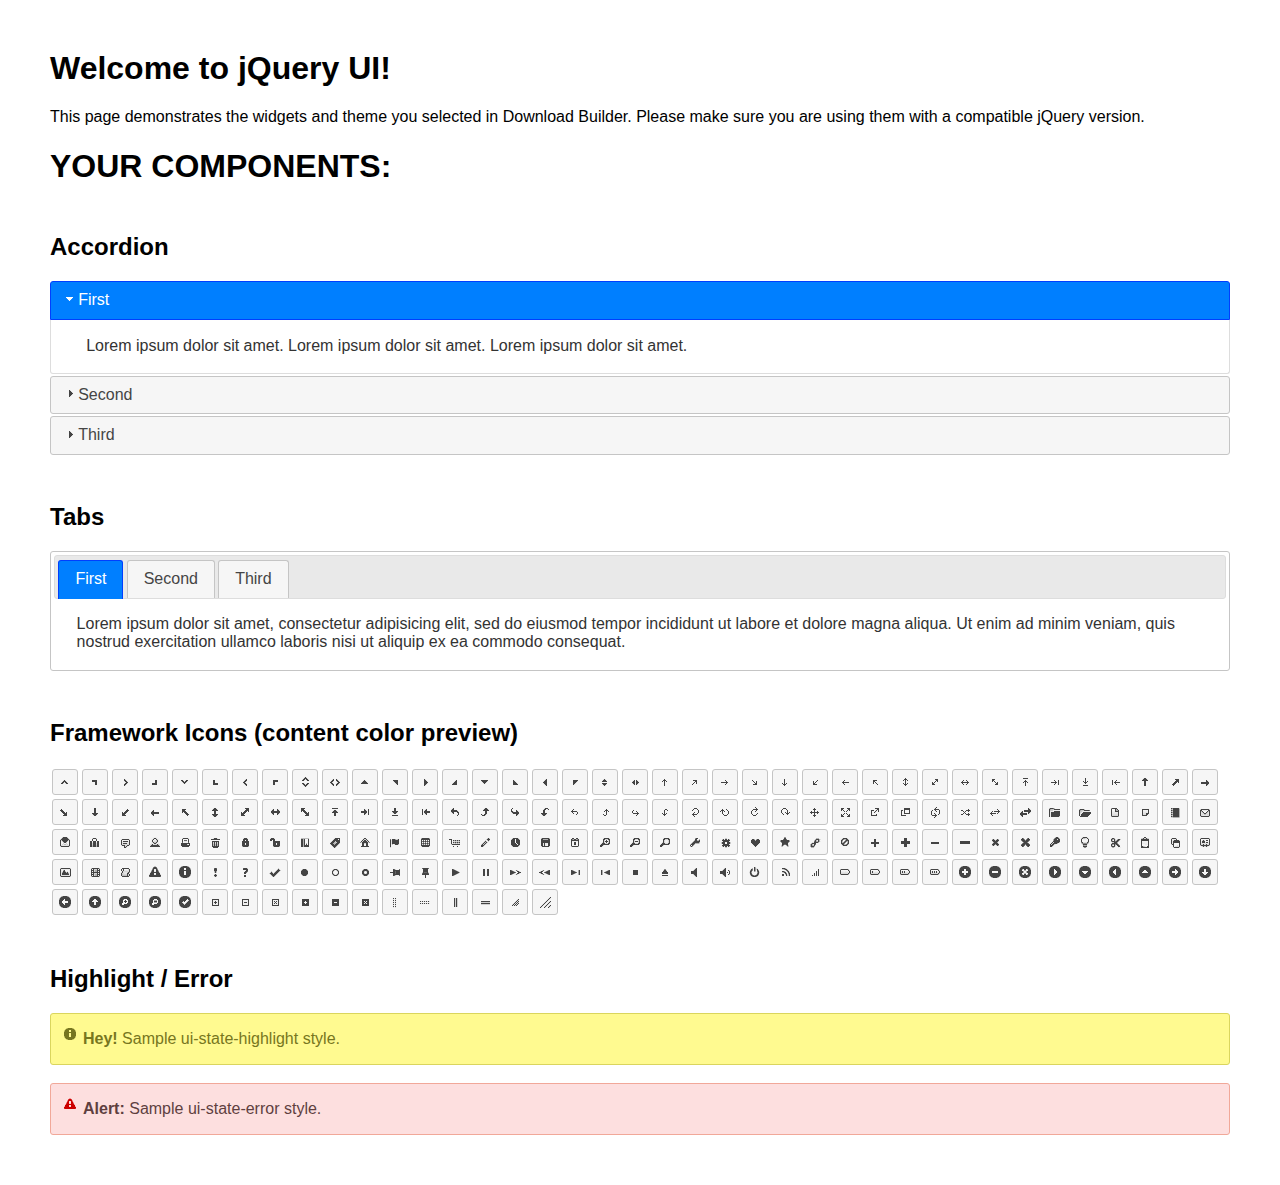
<file: libs/jquery-ui/index.html>
<!doctype html>
<html lang="us">
<head>
	<meta charset="utf-8">
	<title>jQuery UI Example Page</title>
	<link href="jquery-ui.css" rel="stylesheet">
	<style>
	body{
		font-family: "Trebuchet MS", sans-serif;
		margin: 50px;
	}
	.demoHeaders {
		margin-top: 2em;
	}
	#dialog-link {
		padding: .4em 1em .4em 20px;
		text-decoration: none;
		position: relative;
	}
	#dialog-link span.ui-icon {
		margin: 0 5px 0 0;
		position: absolute;
		left: .2em;
		top: 50%;
		margin-top: -8px;
	}
	#icons {
		margin: 0;
		padding: 0;
	}
	#icons li {
		margin: 2px;
		position: relative;
		padding: 4px 0;
		cursor: pointer;
		float: left;
		list-style: none;
	}
	#icons span.ui-icon {
		float: left;
		margin: 0 4px;
	}
	.fakewindowcontain .ui-widget-overlay {
		position: absolute;
	}
	select {
		width: 200px;
	}
	</style>
</head>
<body>

<h1>Welcome to jQuery UI!</h1>

<div class="ui-widget">
	<p>This page demonstrates the widgets and theme you selected in Download Builder. Please make sure you are using them with a compatible jQuery version.</p>
</div>

<h1>YOUR COMPONENTS:</h1>


<!-- Accordion -->
<h2 class="demoHeaders">Accordion</h2>
<div id="accordion">
	<h3>First</h3>
	<div>Lorem ipsum dolor sit amet. Lorem ipsum dolor sit amet. Lorem ipsum dolor sit amet.</div>
	<h3>Second</h3>
	<div>Phasellus mattis tincidunt nibh.</div>
	<h3>Third</h3>
	<div>Nam dui erat, auctor a, dignissim quis.</div>
</div>











<!-- Tabs -->
<h2 class="demoHeaders">Tabs</h2>
<div id="tabs">
	<ul>
		<li><a href="#tabs-1">First</a></li>
		<li><a href="#tabs-2">Second</a></li>
		<li><a href="#tabs-3">Third</a></li>
	</ul>
	<div id="tabs-1">Lorem ipsum dolor sit amet, consectetur adipisicing elit, sed do eiusmod tempor incididunt ut labore et dolore magna aliqua. Ut enim ad minim veniam, quis nostrud exercitation ullamco laboris nisi ut aliquip ex ea commodo consequat.</div>
	<div id="tabs-2">Phasellus mattis tincidunt nibh. Cras orci urna, blandit id, pretium vel, aliquet ornare, felis. Maecenas scelerisque sem non nisl. Fusce sed lorem in enim dictum bibendum.</div>
	<div id="tabs-3">Nam dui erat, auctor a, dignissim quis, sollicitudin eu, felis. Pellentesque nisi urna, interdum eget, sagittis et, consequat vestibulum, lacus. Mauris porttitor ullamcorper augue.</div>
</div>





<h2 class="demoHeaders">Framework Icons (content color preview)</h2>
<ul id="icons" class="ui-widget ui-helper-clearfix">
	<li class="ui-state-default ui-corner-all" title=".ui-icon-caret-1-n"><span class="ui-icon ui-icon-caret-1-n"></span></li>
	<li class="ui-state-default ui-corner-all" title=".ui-icon-caret-1-ne"><span class="ui-icon ui-icon-caret-1-ne"></span></li>
	<li class="ui-state-default ui-corner-all" title=".ui-icon-caret-1-e"><span class="ui-icon ui-icon-caret-1-e"></span></li>
	<li class="ui-state-default ui-corner-all" title=".ui-icon-caret-1-se"><span class="ui-icon ui-icon-caret-1-se"></span></li>
	<li class="ui-state-default ui-corner-all" title=".ui-icon-caret-1-s"><span class="ui-icon ui-icon-caret-1-s"></span></li>
	<li class="ui-state-default ui-corner-all" title=".ui-icon-caret-1-sw"><span class="ui-icon ui-icon-caret-1-sw"></span></li>
	<li class="ui-state-default ui-corner-all" title=".ui-icon-caret-1-w"><span class="ui-icon ui-icon-caret-1-w"></span></li>
	<li class="ui-state-default ui-corner-all" title=".ui-icon-caret-1-nw"><span class="ui-icon ui-icon-caret-1-nw"></span></li>
	<li class="ui-state-default ui-corner-all" title=".ui-icon-caret-2-n-s"><span class="ui-icon ui-icon-caret-2-n-s"></span></li>
	<li class="ui-state-default ui-corner-all" title=".ui-icon-caret-2-e-w"><span class="ui-icon ui-icon-caret-2-e-w"></span></li>
	<li class="ui-state-default ui-corner-all" title=".ui-icon-triangle-1-n"><span class="ui-icon ui-icon-triangle-1-n"></span></li>
	<li class="ui-state-default ui-corner-all" title=".ui-icon-triangle-1-ne"><span class="ui-icon ui-icon-triangle-1-ne"></span></li>
	<li class="ui-state-default ui-corner-all" title=".ui-icon-triangle-1-e"><span class="ui-icon ui-icon-triangle-1-e"></span></li>
	<li class="ui-state-default ui-corner-all" title=".ui-icon-triangle-1-se"><span class="ui-icon ui-icon-triangle-1-se"></span></li>
	<li class="ui-state-default ui-corner-all" title=".ui-icon-triangle-1-s"><span class="ui-icon ui-icon-triangle-1-s"></span></li>
	<li class="ui-state-default ui-corner-all" title=".ui-icon-triangle-1-sw"><span class="ui-icon ui-icon-triangle-1-sw"></span></li>
	<li class="ui-state-default ui-corner-all" title=".ui-icon-triangle-1-w"><span class="ui-icon ui-icon-triangle-1-w"></span></li>
	<li class="ui-state-default ui-corner-all" title=".ui-icon-triangle-1-nw"><span class="ui-icon ui-icon-triangle-1-nw"></span></li>
	<li class="ui-state-default ui-corner-all" title=".ui-icon-triangle-2-n-s"><span class="ui-icon ui-icon-triangle-2-n-s"></span></li>
	<li class="ui-state-default ui-corner-all" title=".ui-icon-triangle-2-e-w"><span class="ui-icon ui-icon-triangle-2-e-w"></span></li>
	<li class="ui-state-default ui-corner-all" title=".ui-icon-arrow-1-n"><span class="ui-icon ui-icon-arrow-1-n"></span></li>
	<li class="ui-state-default ui-corner-all" title=".ui-icon-arrow-1-ne"><span class="ui-icon ui-icon-arrow-1-ne"></span></li>
	<li class="ui-state-default ui-corner-all" title=".ui-icon-arrow-1-e"><span class="ui-icon ui-icon-arrow-1-e"></span></li>
	<li class="ui-state-default ui-corner-all" title=".ui-icon-arrow-1-se"><span class="ui-icon ui-icon-arrow-1-se"></span></li>
	<li class="ui-state-default ui-corner-all" title=".ui-icon-arrow-1-s"><span class="ui-icon ui-icon-arrow-1-s"></span></li>
	<li class="ui-state-default ui-corner-all" title=".ui-icon-arrow-1-sw"><span class="ui-icon ui-icon-arrow-1-sw"></span></li>
	<li class="ui-state-default ui-corner-all" title=".ui-icon-arrow-1-w"><span class="ui-icon ui-icon-arrow-1-w"></span></li>
	<li class="ui-state-default ui-corner-all" title=".ui-icon-arrow-1-nw"><span class="ui-icon ui-icon-arrow-1-nw"></span></li>
	<li class="ui-state-default ui-corner-all" title=".ui-icon-arrow-2-n-s"><span class="ui-icon ui-icon-arrow-2-n-s"></span></li>
	<li class="ui-state-default ui-corner-all" title=".ui-icon-arrow-2-ne-sw"><span class="ui-icon ui-icon-arrow-2-ne-sw"></span></li>
	<li class="ui-state-default ui-corner-all" title=".ui-icon-arrow-2-e-w"><span class="ui-icon ui-icon-arrow-2-e-w"></span></li>
	<li class="ui-state-default ui-corner-all" title=".ui-icon-arrow-2-se-nw"><span class="ui-icon ui-icon-arrow-2-se-nw"></span></li>
	<li class="ui-state-default ui-corner-all" title=".ui-icon-arrowstop-1-n"><span class="ui-icon ui-icon-arrowstop-1-n"></span></li>
	<li class="ui-state-default ui-corner-all" title=".ui-icon-arrowstop-1-e"><span class="ui-icon ui-icon-arrowstop-1-e"></span></li>
	<li class="ui-state-default ui-corner-all" title=".ui-icon-arrowstop-1-s"><span class="ui-icon ui-icon-arrowstop-1-s"></span></li>
	<li class="ui-state-default ui-corner-all" title=".ui-icon-arrowstop-1-w"><span class="ui-icon ui-icon-arrowstop-1-w"></span></li>
	<li class="ui-state-default ui-corner-all" title=".ui-icon-arrowthick-1-n"><span class="ui-icon ui-icon-arrowthick-1-n"></span></li>
	<li class="ui-state-default ui-corner-all" title=".ui-icon-arrowthick-1-ne"><span class="ui-icon ui-icon-arrowthick-1-ne"></span></li>
	<li class="ui-state-default ui-corner-all" title=".ui-icon-arrowthick-1-e"><span class="ui-icon ui-icon-arrowthick-1-e"></span></li>
	<li class="ui-state-default ui-corner-all" title=".ui-icon-arrowthick-1-se"><span class="ui-icon ui-icon-arrowthick-1-se"></span></li>
	<li class="ui-state-default ui-corner-all" title=".ui-icon-arrowthick-1-s"><span class="ui-icon ui-icon-arrowthick-1-s"></span></li>
	<li class="ui-state-default ui-corner-all" title=".ui-icon-arrowthick-1-sw"><span class="ui-icon ui-icon-arrowthick-1-sw"></span></li>
	<li class="ui-state-default ui-corner-all" title=".ui-icon-arrowthick-1-w"><span class="ui-icon ui-icon-arrowthick-1-w"></span></li>
	<li class="ui-state-default ui-corner-all" title=".ui-icon-arrowthick-1-nw"><span class="ui-icon ui-icon-arrowthick-1-nw"></span></li>
	<li class="ui-state-default ui-corner-all" title=".ui-icon-arrowthick-2-n-s"><span class="ui-icon ui-icon-arrowthick-2-n-s"></span></li>
	<li class="ui-state-default ui-corner-all" title=".ui-icon-arrowthick-2-ne-sw"><span class="ui-icon ui-icon-arrowthick-2-ne-sw"></span></li>
	<li class="ui-state-default ui-corner-all" title=".ui-icon-arrowthick-2-e-w"><span class="ui-icon ui-icon-arrowthick-2-e-w"></span></li>
	<li class="ui-state-default ui-corner-all" title=".ui-icon-arrowthick-2-se-nw"><span class="ui-icon ui-icon-arrowthick-2-se-nw"></span></li>
	<li class="ui-state-default ui-corner-all" title=".ui-icon-arrowthickstop-1-n"><span class="ui-icon ui-icon-arrowthickstop-1-n"></span></li>
	<li class="ui-state-default ui-corner-all" title=".ui-icon-arrowthickstop-1-e"><span class="ui-icon ui-icon-arrowthickstop-1-e"></span></li>
	<li class="ui-state-default ui-corner-all" title=".ui-icon-arrowthickstop-1-s"><span class="ui-icon ui-icon-arrowthickstop-1-s"></span></li>
	<li class="ui-state-default ui-corner-all" title=".ui-icon-arrowthickstop-1-w"><span class="ui-icon ui-icon-arrowthickstop-1-w"></span></li>
	<li class="ui-state-default ui-corner-all" title=".ui-icon-arrowreturnthick-1-w"><span class="ui-icon ui-icon-arrowreturnthick-1-w"></span></li>
	<li class="ui-state-default ui-corner-all" title=".ui-icon-arrowreturnthick-1-n"><span class="ui-icon ui-icon-arrowreturnthick-1-n"></span></li>
	<li class="ui-state-default ui-corner-all" title=".ui-icon-arrowreturnthick-1-e"><span class="ui-icon ui-icon-arrowreturnthick-1-e"></span></li>
	<li class="ui-state-default ui-corner-all" title=".ui-icon-arrowreturnthick-1-s"><span class="ui-icon ui-icon-arrowreturnthick-1-s"></span></li>
	<li class="ui-state-default ui-corner-all" title=".ui-icon-arrowreturn-1-w"><span class="ui-icon ui-icon-arrowreturn-1-w"></span></li>
	<li class="ui-state-default ui-corner-all" title=".ui-icon-arrowreturn-1-n"><span class="ui-icon ui-icon-arrowreturn-1-n"></span></li>
	<li class="ui-state-default ui-corner-all" title=".ui-icon-arrowreturn-1-e"><span class="ui-icon ui-icon-arrowreturn-1-e"></span></li>
	<li class="ui-state-default ui-corner-all" title=".ui-icon-arrowreturn-1-s"><span class="ui-icon ui-icon-arrowreturn-1-s"></span></li>
	<li class="ui-state-default ui-corner-all" title=".ui-icon-arrowrefresh-1-w"><span class="ui-icon ui-icon-arrowrefresh-1-w"></span></li>
	<li class="ui-state-default ui-corner-all" title=".ui-icon-arrowrefresh-1-n"><span class="ui-icon ui-icon-arrowrefresh-1-n"></span></li>
	<li class="ui-state-default ui-corner-all" title=".ui-icon-arrowrefresh-1-e"><span class="ui-icon ui-icon-arrowrefresh-1-e"></span></li>
	<li class="ui-state-default ui-corner-all" title=".ui-icon-arrowrefresh-1-s"><span class="ui-icon ui-icon-arrowrefresh-1-s"></span></li>
	<li class="ui-state-default ui-corner-all" title=".ui-icon-arrow-4"><span class="ui-icon ui-icon-arrow-4"></span></li>
	<li class="ui-state-default ui-corner-all" title=".ui-icon-arrow-4-diag"><span class="ui-icon ui-icon-arrow-4-diag"></span></li>
	<li class="ui-state-default ui-corner-all" title=".ui-icon-extlink"><span class="ui-icon ui-icon-extlink"></span></li>
	<li class="ui-state-default ui-corner-all" title=".ui-icon-newwin"><span class="ui-icon ui-icon-newwin"></span></li>
	<li class="ui-state-default ui-corner-all" title=".ui-icon-refresh"><span class="ui-icon ui-icon-refresh"></span></li>
	<li class="ui-state-default ui-corner-all" title=".ui-icon-shuffle"><span class="ui-icon ui-icon-shuffle"></span></li>
	<li class="ui-state-default ui-corner-all" title=".ui-icon-transfer-e-w"><span class="ui-icon ui-icon-transfer-e-w"></span></li>
	<li class="ui-state-default ui-corner-all" title=".ui-icon-transferthick-e-w"><span class="ui-icon ui-icon-transferthick-e-w"></span></li>
	<li class="ui-state-default ui-corner-all" title=".ui-icon-folder-collapsed"><span class="ui-icon ui-icon-folder-collapsed"></span></li>
	<li class="ui-state-default ui-corner-all" title=".ui-icon-folder-open"><span class="ui-icon ui-icon-folder-open"></span></li>
	<li class="ui-state-default ui-corner-all" title=".ui-icon-document"><span class="ui-icon ui-icon-document"></span></li>
	<li class="ui-state-default ui-corner-all" title=".ui-icon-document-b"><span class="ui-icon ui-icon-document-b"></span></li>
	<li class="ui-state-default ui-corner-all" title=".ui-icon-note"><span class="ui-icon ui-icon-note"></span></li>
	<li class="ui-state-default ui-corner-all" title=".ui-icon-mail-closed"><span class="ui-icon ui-icon-mail-closed"></span></li>
	<li class="ui-state-default ui-corner-all" title=".ui-icon-mail-open"><span class="ui-icon ui-icon-mail-open"></span></li>
	<li class="ui-state-default ui-corner-all" title=".ui-icon-suitcase"><span class="ui-icon ui-icon-suitcase"></span></li>
	<li class="ui-state-default ui-corner-all" title=".ui-icon-comment"><span class="ui-icon ui-icon-comment"></span></li>
	<li class="ui-state-default ui-corner-all" title=".ui-icon-person"><span class="ui-icon ui-icon-person"></span></li>
	<li class="ui-state-default ui-corner-all" title=".ui-icon-print"><span class="ui-icon ui-icon-print"></span></li>
	<li class="ui-state-default ui-corner-all" title=".ui-icon-trash"><span class="ui-icon ui-icon-trash"></span></li>
	<li class="ui-state-default ui-corner-all" title=".ui-icon-locked"><span class="ui-icon ui-icon-locked"></span></li>
	<li class="ui-state-default ui-corner-all" title=".ui-icon-unlocked"><span class="ui-icon ui-icon-unlocked"></span></li>
	<li class="ui-state-default ui-corner-all" title=".ui-icon-bookmark"><span class="ui-icon ui-icon-bookmark"></span></li>
	<li class="ui-state-default ui-corner-all" title=".ui-icon-tag"><span class="ui-icon ui-icon-tag"></span></li>
	<li class="ui-state-default ui-corner-all" title=".ui-icon-home"><span class="ui-icon ui-icon-home"></span></li>
	<li class="ui-state-default ui-corner-all" title=".ui-icon-flag"><span class="ui-icon ui-icon-flag"></span></li>
	<li class="ui-state-default ui-corner-all" title=".ui-icon-calculator"><span class="ui-icon ui-icon-calculator"></span></li>
	<li class="ui-state-default ui-corner-all" title=".ui-icon-cart"><span class="ui-icon ui-icon-cart"></span></li>
	<li class="ui-state-default ui-corner-all" title=".ui-icon-pencil"><span class="ui-icon ui-icon-pencil"></span></li>
	<li class="ui-state-default ui-corner-all" title=".ui-icon-clock"><span class="ui-icon ui-icon-clock"></span></li>
	<li class="ui-state-default ui-corner-all" title=".ui-icon-disk"><span class="ui-icon ui-icon-disk"></span></li>
	<li class="ui-state-default ui-corner-all" title=".ui-icon-calendar"><span class="ui-icon ui-icon-calendar"></span></li>
	<li class="ui-state-default ui-corner-all" title=".ui-icon-zoomin"><span class="ui-icon ui-icon-zoomin"></span></li>
	<li class="ui-state-default ui-corner-all" title=".ui-icon-zoomout"><span class="ui-icon ui-icon-zoomout"></span></li>
	<li class="ui-state-default ui-corner-all" title=".ui-icon-search"><span class="ui-icon ui-icon-search"></span></li>
	<li class="ui-state-default ui-corner-all" title=".ui-icon-wrench"><span class="ui-icon ui-icon-wrench"></span></li>
	<li class="ui-state-default ui-corner-all" title=".ui-icon-gear"><span class="ui-icon ui-icon-gear"></span></li>
	<li class="ui-state-default ui-corner-all" title=".ui-icon-heart"><span class="ui-icon ui-icon-heart"></span></li>
	<li class="ui-state-default ui-corner-all" title=".ui-icon-star"><span class="ui-icon ui-icon-star"></span></li>
	<li class="ui-state-default ui-corner-all" title=".ui-icon-link"><span class="ui-icon ui-icon-link"></span></li>
	<li class="ui-state-default ui-corner-all" title=".ui-icon-cancel"><span class="ui-icon ui-icon-cancel"></span></li>
	<li class="ui-state-default ui-corner-all" title=".ui-icon-plus"><span class="ui-icon ui-icon-plus"></span></li>
	<li class="ui-state-default ui-corner-all" title=".ui-icon-plusthick"><span class="ui-icon ui-icon-plusthick"></span></li>
	<li class="ui-state-default ui-corner-all" title=".ui-icon-minus"><span class="ui-icon ui-icon-minus"></span></li>
	<li class="ui-state-default ui-corner-all" title=".ui-icon-minusthick"><span class="ui-icon ui-icon-minusthick"></span></li>
	<li class="ui-state-default ui-corner-all" title=".ui-icon-close"><span class="ui-icon ui-icon-close"></span></li>
	<li class="ui-state-default ui-corner-all" title=".ui-icon-closethick"><span class="ui-icon ui-icon-closethick"></span></li>
	<li class="ui-state-default ui-corner-all" title=".ui-icon-key"><span class="ui-icon ui-icon-key"></span></li>
	<li class="ui-state-default ui-corner-all" title=".ui-icon-lightbulb"><span class="ui-icon ui-icon-lightbulb"></span></li>
	<li class="ui-state-default ui-corner-all" title=".ui-icon-scissors"><span class="ui-icon ui-icon-scissors"></span></li>
	<li class="ui-state-default ui-corner-all" title=".ui-icon-clipboard"><span class="ui-icon ui-icon-clipboard"></span></li>
	<li class="ui-state-default ui-corner-all" title=".ui-icon-copy"><span class="ui-icon ui-icon-copy"></span></li>
	<li class="ui-state-default ui-corner-all" title=".ui-icon-contact"><span class="ui-icon ui-icon-contact"></span></li>
	<li class="ui-state-default ui-corner-all" title=".ui-icon-image"><span class="ui-icon ui-icon-image"></span></li>
	<li class="ui-state-default ui-corner-all" title=".ui-icon-video"><span class="ui-icon ui-icon-video"></span></li>
	<li class="ui-state-default ui-corner-all" title=".ui-icon-script"><span class="ui-icon ui-icon-script"></span></li>
	<li class="ui-state-default ui-corner-all" title=".ui-icon-alert"><span class="ui-icon ui-icon-alert"></span></li>
	<li class="ui-state-default ui-corner-all" title=".ui-icon-info"><span class="ui-icon ui-icon-info"></span></li>
	<li class="ui-state-default ui-corner-all" title=".ui-icon-notice"><span class="ui-icon ui-icon-notice"></span></li>
	<li class="ui-state-default ui-corner-all" title=".ui-icon-help"><span class="ui-icon ui-icon-help"></span></li>
	<li class="ui-state-default ui-corner-all" title=".ui-icon-check"><span class="ui-icon ui-icon-check"></span></li>
	<li class="ui-state-default ui-corner-all" title=".ui-icon-bullet"><span class="ui-icon ui-icon-bullet"></span></li>
	<li class="ui-state-default ui-corner-all" title=".ui-icon-radio-off"><span class="ui-icon ui-icon-radio-off"></span></li>
	<li class="ui-state-default ui-corner-all" title=".ui-icon-radio-on"><span class="ui-icon ui-icon-radio-on"></span></li>
	<li class="ui-state-default ui-corner-all" title=".ui-icon-pin-w"><span class="ui-icon ui-icon-pin-w"></span></li>
	<li class="ui-state-default ui-corner-all" title=".ui-icon-pin-s"><span class="ui-icon ui-icon-pin-s"></span></li>
	<li class="ui-state-default ui-corner-all" title=".ui-icon-play"><span class="ui-icon ui-icon-play"></span></li>
	<li class="ui-state-default ui-corner-all" title=".ui-icon-pause"><span class="ui-icon ui-icon-pause"></span></li>
	<li class="ui-state-default ui-corner-all" title=".ui-icon-seek-next"><span class="ui-icon ui-icon-seek-next"></span></li>
	<li class="ui-state-default ui-corner-all" title=".ui-icon-seek-prev"><span class="ui-icon ui-icon-seek-prev"></span></li>
	<li class="ui-state-default ui-corner-all" title=".ui-icon-seek-end"><span class="ui-icon ui-icon-seek-end"></span></li>
	<li class="ui-state-default ui-corner-all" title=".ui-icon-seek-first"><span class="ui-icon ui-icon-seek-first"></span></li>
	<li class="ui-state-default ui-corner-all" title=".ui-icon-stop"><span class="ui-icon ui-icon-stop"></span></li>
	<li class="ui-state-default ui-corner-all" title=".ui-icon-eject"><span class="ui-icon ui-icon-eject"></span></li>
	<li class="ui-state-default ui-corner-all" title=".ui-icon-volume-off"><span class="ui-icon ui-icon-volume-off"></span></li>
	<li class="ui-state-default ui-corner-all" title=".ui-icon-volume-on"><span class="ui-icon ui-icon-volume-on"></span></li>
	<li class="ui-state-default ui-corner-all" title=".ui-icon-power"><span class="ui-icon ui-icon-power"></span></li>
	<li class="ui-state-default ui-corner-all" title=".ui-icon-signal-diag"><span class="ui-icon ui-icon-signal-diag"></span></li>
	<li class="ui-state-default ui-corner-all" title=".ui-icon-signal"><span class="ui-icon ui-icon-signal"></span></li>
	<li class="ui-state-default ui-corner-all" title=".ui-icon-battery-0"><span class="ui-icon ui-icon-battery-0"></span></li>
	<li class="ui-state-default ui-corner-all" title=".ui-icon-battery-1"><span class="ui-icon ui-icon-battery-1"></span></li>
	<li class="ui-state-default ui-corner-all" title=".ui-icon-battery-2"><span class="ui-icon ui-icon-battery-2"></span></li>
	<li class="ui-state-default ui-corner-all" title=".ui-icon-battery-3"><span class="ui-icon ui-icon-battery-3"></span></li>
	<li class="ui-state-default ui-corner-all" title=".ui-icon-circle-plus"><span class="ui-icon ui-icon-circle-plus"></span></li>
	<li class="ui-state-default ui-corner-all" title=".ui-icon-circle-minus"><span class="ui-icon ui-icon-circle-minus"></span></li>
	<li class="ui-state-default ui-corner-all" title=".ui-icon-circle-close"><span class="ui-icon ui-icon-circle-close"></span></li>
	<li class="ui-state-default ui-corner-all" title=".ui-icon-circle-triangle-e"><span class="ui-icon ui-icon-circle-triangle-e"></span></li>
	<li class="ui-state-default ui-corner-all" title=".ui-icon-circle-triangle-s"><span class="ui-icon ui-icon-circle-triangle-s"></span></li>
	<li class="ui-state-default ui-corner-all" title=".ui-icon-circle-triangle-w"><span class="ui-icon ui-icon-circle-triangle-w"></span></li>
	<li class="ui-state-default ui-corner-all" title=".ui-icon-circle-triangle-n"><span class="ui-icon ui-icon-circle-triangle-n"></span></li>
	<li class="ui-state-default ui-corner-all" title=".ui-icon-circle-arrow-e"><span class="ui-icon ui-icon-circle-arrow-e"></span></li>
	<li class="ui-state-default ui-corner-all" title=".ui-icon-circle-arrow-s"><span class="ui-icon ui-icon-circle-arrow-s"></span></li>
	<li class="ui-state-default ui-corner-all" title=".ui-icon-circle-arrow-w"><span class="ui-icon ui-icon-circle-arrow-w"></span></li>
	<li class="ui-state-default ui-corner-all" title=".ui-icon-circle-arrow-n"><span class="ui-icon ui-icon-circle-arrow-n"></span></li>
	<li class="ui-state-default ui-corner-all" title=".ui-icon-circle-zoomin"><span class="ui-icon ui-icon-circle-zoomin"></span></li>
	<li class="ui-state-default ui-corner-all" title=".ui-icon-circle-zoomout"><span class="ui-icon ui-icon-circle-zoomout"></span></li>
	<li class="ui-state-default ui-corner-all" title=".ui-icon-circle-check"><span class="ui-icon ui-icon-circle-check"></span></li>
	<li class="ui-state-default ui-corner-all" title=".ui-icon-circlesmall-plus"><span class="ui-icon ui-icon-circlesmall-plus"></span></li>
	<li class="ui-state-default ui-corner-all" title=".ui-icon-circlesmall-minus"><span class="ui-icon ui-icon-circlesmall-minus"></span></li>
	<li class="ui-state-default ui-corner-all" title=".ui-icon-circlesmall-close"><span class="ui-icon ui-icon-circlesmall-close"></span></li>
	<li class="ui-state-default ui-corner-all" title=".ui-icon-squaresmall-plus"><span class="ui-icon ui-icon-squaresmall-plus"></span></li>
	<li class="ui-state-default ui-corner-all" title=".ui-icon-squaresmall-minus"><span class="ui-icon ui-icon-squaresmall-minus"></span></li>
	<li class="ui-state-default ui-corner-all" title=".ui-icon-squaresmall-close"><span class="ui-icon ui-icon-squaresmall-close"></span></li>
	<li class="ui-state-default ui-corner-all" title=".ui-icon-grip-dotted-vertical"><span class="ui-icon ui-icon-grip-dotted-vertical"></span></li>
	<li class="ui-state-default ui-corner-all" title=".ui-icon-grip-dotted-horizontal"><span class="ui-icon ui-icon-grip-dotted-horizontal"></span></li>
	<li class="ui-state-default ui-corner-all" title=".ui-icon-grip-solid-vertical"><span class="ui-icon ui-icon-grip-solid-vertical"></span></li>
	<li class="ui-state-default ui-corner-all" title=".ui-icon-grip-solid-horizontal"><span class="ui-icon ui-icon-grip-solid-horizontal"></span></li>
	<li class="ui-state-default ui-corner-all" title=".ui-icon-gripsmall-diagonal-se"><span class="ui-icon ui-icon-gripsmall-diagonal-se"></span></li>
	<li class="ui-state-default ui-corner-all" title=".ui-icon-grip-diagonal-se"><span class="ui-icon ui-icon-grip-diagonal-se"></span></li>
</ul>















<!-- Highlight / Error -->
<h2 class="demoHeaders">Highlight / Error</h2>
<div class="ui-widget">
	<div class="ui-state-highlight ui-corner-all" style="margin-top: 20px; padding: 0 .7em;">
		<p><span class="ui-icon ui-icon-info" style="float: left; margin-right: .3em;"></span>
		<strong>Hey!</strong> Sample ui-state-highlight style.</p>
	</div>
</div>
<br>
<div class="ui-widget">
	<div class="ui-state-error ui-corner-all" style="padding: 0 .7em;">
		<p><span class="ui-icon ui-icon-alert" style="float: left; margin-right: .3em;"></span>
		<strong>Alert:</strong> Sample ui-state-error style.</p>
	</div>
</div>

<script src="external/jquery/jquery.js"></script>
<script src="jquery-ui.js"></script>
<script>

$( "#accordion" ).accordion();











$( "#tabs" ).tabs();


















// Hover states on the static widgets
$( "#dialog-link, #icons li" ).hover(
	function() {
		$( this ).addClass( "ui-state-hover" );
	},
	function() {
		$( this ).removeClass( "ui-state-hover" );
	}
);
</script>
</body>
</html>
</file>
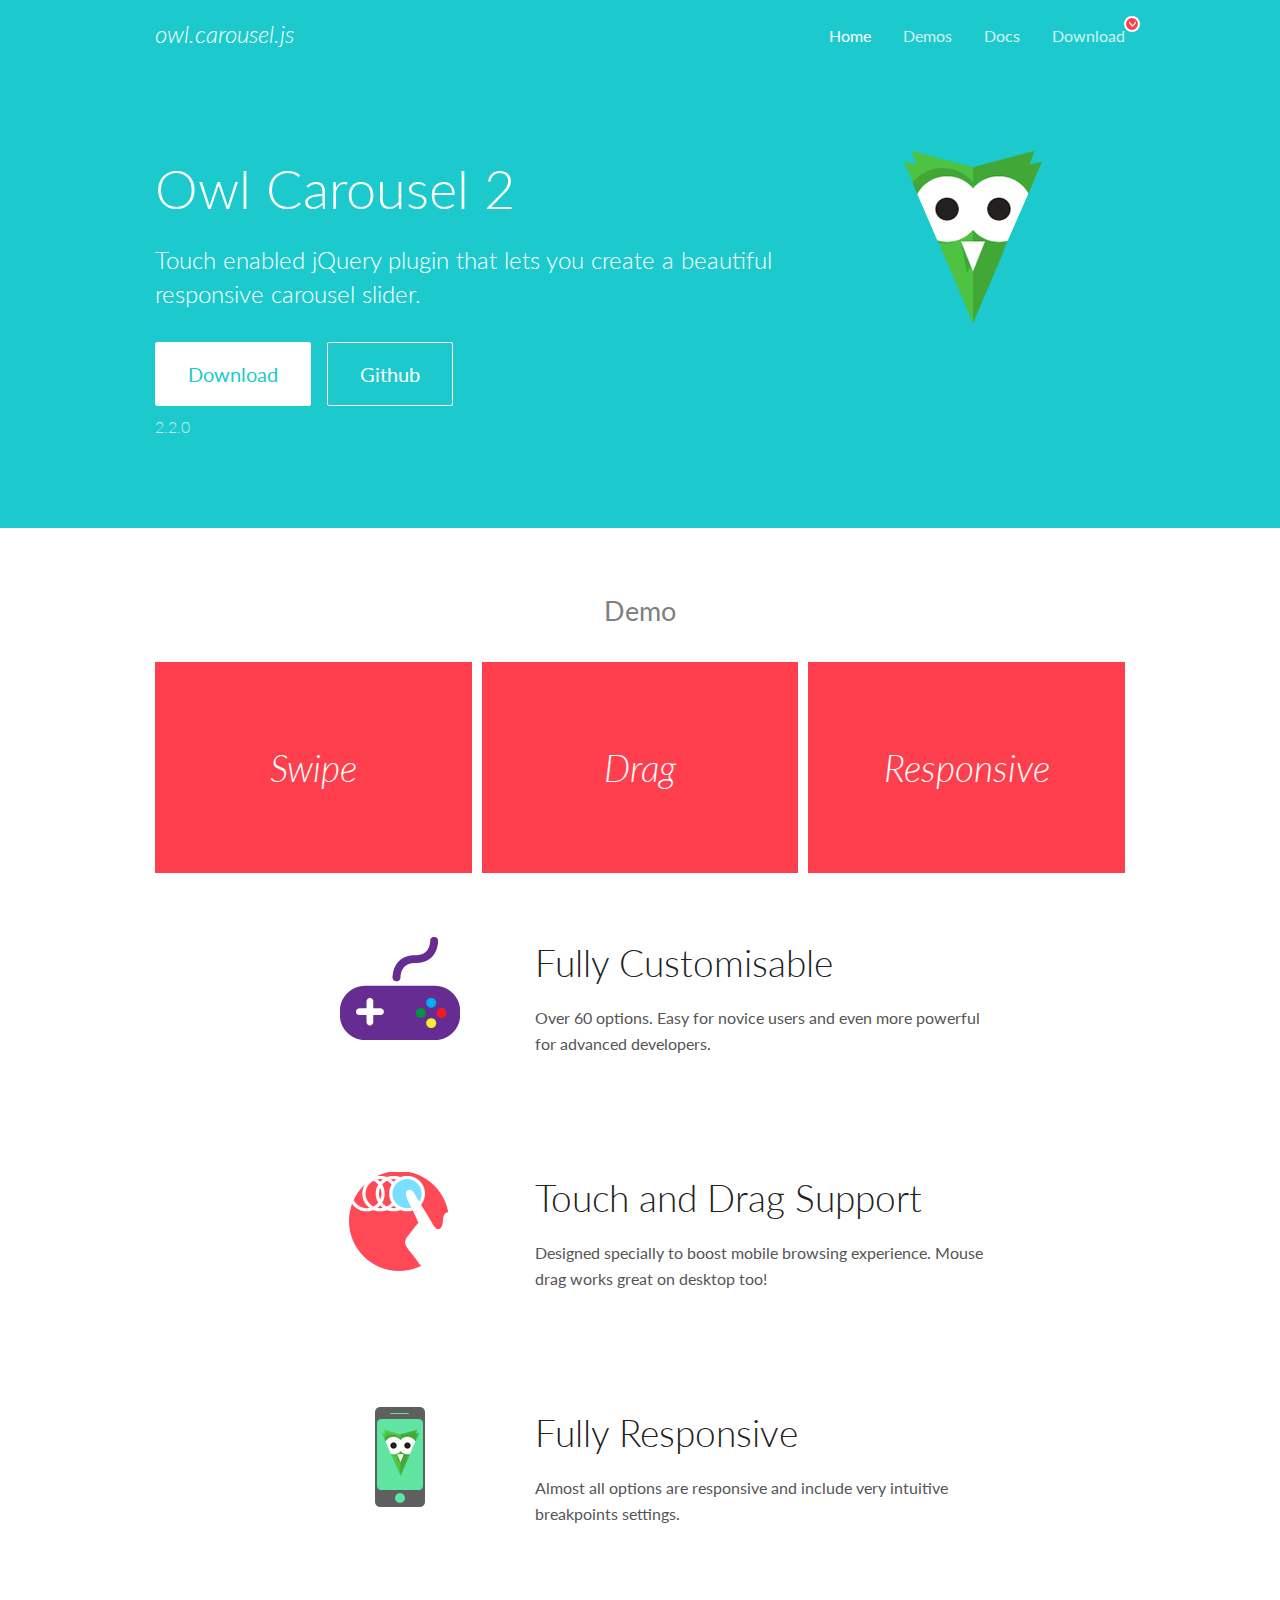
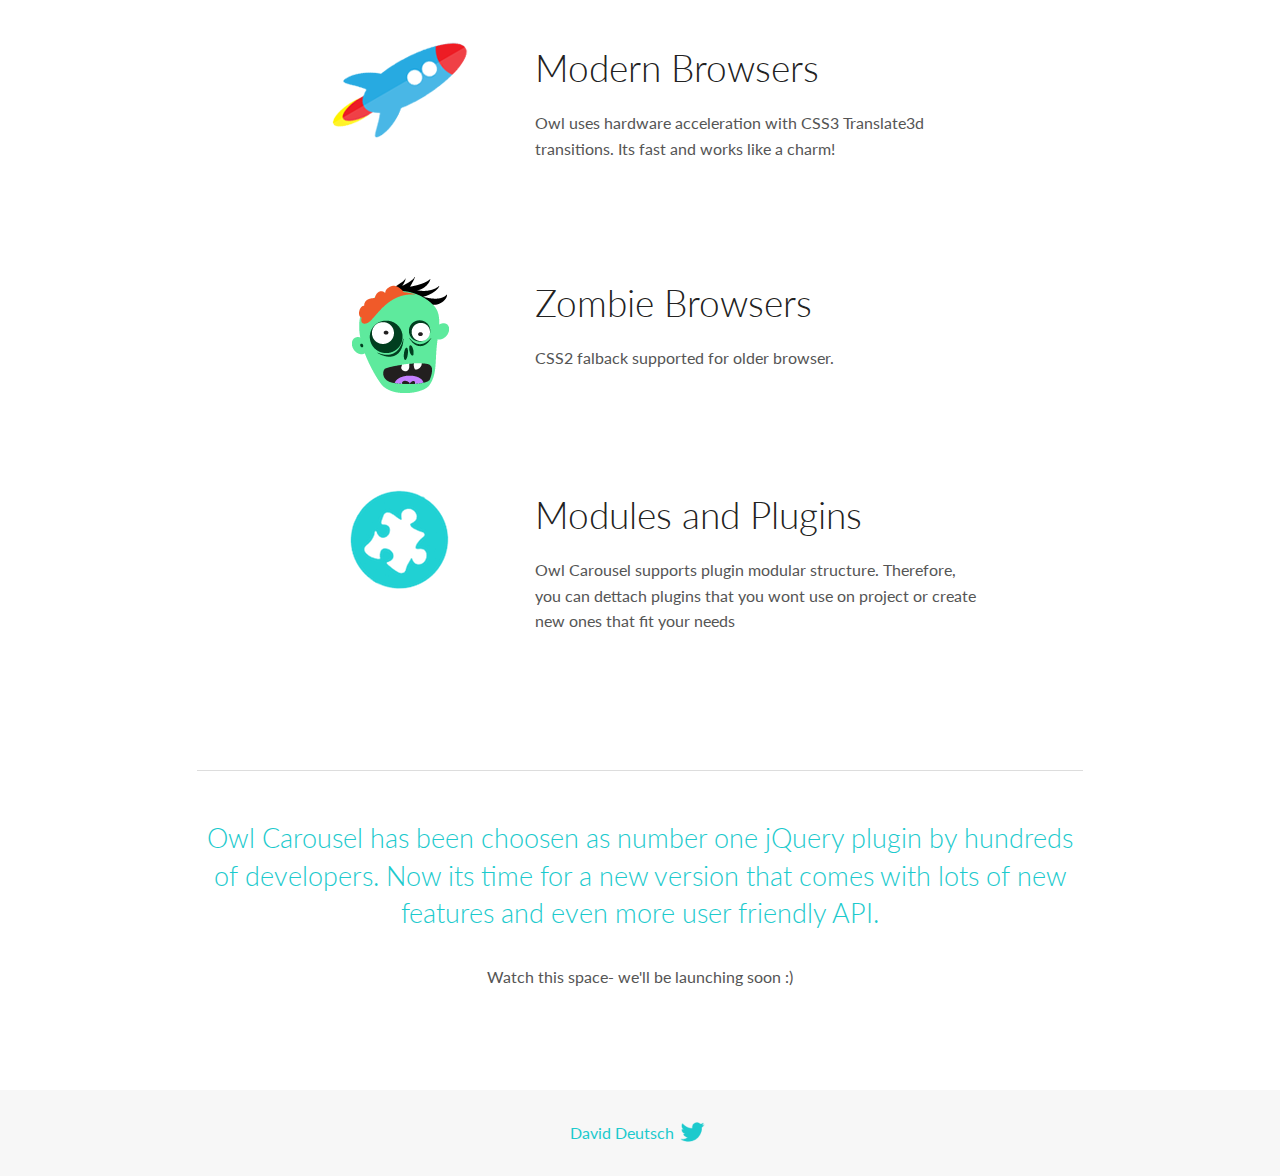
<file: libs/OwlCarousel/docs/index.html>
<!DOCTYPE html>
<html lang="en">
  <head>

    <!-- head -->
    <meta charset="utf-8">
    <meta name="msapplication-tap-highlight" content="no" />
    <meta name="viewport" content="width=device-width, initial-scale=1.0" />
    <meta name="description" content="Touch enabled jQuery plugin that lets you create beautiful responsive carousel slider.">
    <meta name="author" content="David Deutsch">
    <title>
      Home | Owl Carousel | 2.2.0
    </title>

    <!-- Stylesheets -->
    <link href='https://fonts.googleapis.com/css?family=Lato:300,400,700,400italic,300italic' rel='stylesheet' type='text/css'>
    <link rel="stylesheet" href="assets/css/docs.theme.min.css">

    <!-- Owl Stylesheets -->
    <link rel="stylesheet" href="assets/owlcarousel/assets/owl.carousel.min.css">
    <link rel="stylesheet" href="assets/owlcarousel/assets/owl.theme.default.min.css">

    <!-- HTML5 shim and Respond.js IE8 support of HTML5 elements and media queries -->

    <!--[if lt IE 9]>
      <script src="https://oss.maxcdn.com/libs/html5shiv/3.7.0/html5shiv.js"></script>
      <script src="https://oss.maxcdn.com/libs/respond.js/1.3.0/respond.min.js"></script>
    <![endif]-->

    <!-- Favicons -->
    <link rel="apple-touch-icon-precomposed" sizes="144x144" href="assets/ico/apple-touch-icon-144-precomposed.png">
    <link rel="shortcut icon" href="assets/ico/favicon.png">
    <link rel="shortcut icon" href="favicon.ico">

    <!-- Yeah i know js should not be in header. Its required for demos.-->

    <!-- javascript -->
    <script src="assets/vendors/jquery.min.js"></script>
    <script src="assets/owlcarousel/owl.carousel.js"></script>
  </head>
  <body>

    <!-- header -->
    <header class="header">
      <div class="row">
        <div class="large-12 columns">
          <div class="brand left">
            <h3>
              <a href="/OwlCarousel2/">owl.carousel.js</a> 
            </h3>
          </div>
          <a id="toggle-nav" class="right">
            <span></span> <span></span> <span></span> 
          </a> 
          <div class="nav-bar">
            <ul class="clearfix">
              <li class="active">
                <a href="/OwlCarousel2/index.html">Home</a> 
              </li>
              <li> <a href="/OwlCarousel2/demos/demos.html">Demos</a>  </li>
              <li> <a href="/OwlCarousel2/docs/started-welcome.html">Docs</a>  </li>
              <li>
                <a href="/OwlCarousel2/download/owl.carousel.2.2.0.zip">Download</a> 
                <span class="download"></span> 
              </li>
            </ul>
          </div>
        </div>
      </div>
    </header>

    <!-- home panel -->
    <section id="hero">
      <div class="row">
        <div class="large-8 medium-8 columns">
          <h1>Owl Carousel 2</h1>
          <h4>Touch enabled jQuery plugin that lets you create a beautiful responsive carousel slider.</h4>
          <a href="/OwlCarousel2/download/owl.carousel.2.2.0.zip" class="hero-button">Download</a> 
          <a href="https://github.com/OwlCarousel2/OwlCarousel2" class="hero-button outline">Github</a> 
          <p>2.2.0</p>
        </div>
        <div class="large-4 medium-4 columns">
          <img class="owl-logo" src="assets/img/owl-logo.png" alt="mr. Owl">
        </div>
      </div>
    </section>

    <!-- body -->
    <div class="home-demo">
      <div class="row">
        <div class="large-12 columns">
          <h3>Demo</h3>
          <div class="owl-carousel">
            <div class="item">
              <h2>Swipe</h2>
            </div>
            <div class="item">
              <h2>Drag</h2>
            </div>
            <div class="item">
              <h2>Responsive</h2>
            </div>
            <div class="item">
              <h2>CSS3</h2>
            </div>
            <div class="item">
              <h2>Fast</h2>
            </div>
            <div class="item">
              <h2>Easy</h2>
            </div>
            <div class="item">
              <h2>Free</h2>
            </div>
            <div class="item">
              <h2>Upgradable</h2>
            </div>
            <div class="item">
              <h2>Tons of options</h2>
            </div>
            <div class="item">
              <h2>Infinity</h2>
            </div>
            <div class="item">
              <h2>Auto Width</h2>
            </div>
          </div>
        </div>
      </div>
    </div>
    <script>
      var owl = $('.owl-carousel');
      owl.owlCarousel({
        margin: 10,
        loop: true,
        responsive: {
          0: {
            items: 1
          },
          600: {
            items: 2
          },
          1000: {
            items: 3
          }
        }
      })
    </script>

    <!-- features -->
    <div id="features">
      <div class="row">
        <div class="small-12 medium-9 small-centered columns">
          <section class="row feature">
            <div class="medium-4 small-12 columns">
              <img src="assets/img/feature-options.png" alt="">
            </div>
            <div class="medium-8 small-12 columns">
              <h2>Fully Customisable</h2>
              <p>Over 60 options. Easy for novice users and even more powerful for advanced developers.</p>
            </div>
          </section>
          <section class="row feature">
            <div class="medium-4 small-12 columns">
              <img src="assets/img/feature-drag.png" alt="">
            </div>
            <div class="medium-8 small-12 columns">
              <h2>Touch and Drag Support</h2>
              <p>Designed specially to boost mobile browsing experience. Mouse drag works great on desktop too!</p>
            </div>
          </section>
          <section class="row feature">
            <div class="medium-4 small-12 columns">
              <img src="assets/img/feature-responsive.png" alt="">
            </div>
            <div class="medium-8 small-12 columns">
              <h2>Fully Responsive</h2>
              <p>Almost all options are responsive and include very intuitive breakpoints settings.</p>
            </div>
          </section>
          <section class="row feature">
            <div class="medium-4 small-12 columns">
              <img src="assets/img/feature-modern.png" alt="">
            </div>
            <div class="medium-8 small-12 columns">
              <h2>Modern Browsers</h2>
              <p>Owl uses hardware acceleration with CSS3 Translate3d transitions. Its fast and works like a charm! </p>
            </div>
          </section>
          <section class="row feature">
            <div class="medium-4 small-12 columns">
              <img src="assets/img/feature-zombie.png" alt="">
            </div>
            <div class="medium-8 small-12 columns">
              <h2>Zombie Browsers</h2>
              <p>CSS2 falback supported for older browser.</p>
            </div>
          </section>
          <section class="row feature">
            <div class="medium-4 small-12 columns">
              <img src="assets/img/feature-module.png" alt="">
            </div>
            <div class="medium-8 small-12 columns">
              <h2>Modules and Plugins</h2>
              <p>Owl Carousel supports plugin modular structure. Therefore, you can dettach plugins that you wont use on project or create new ones that fit your needs</p>
            </div>
          </section>
        </div>
      </div>
    </div>

    <!-- footer -->
    <section id="teaser-text">
      <div class="row">
        <div class="small-12 medium-11 small-centered columns">
          <hr>
          <h3 id="owl-carousel-has-been-choosen-as-number-one-jquery-plugin-by-hundreds-of-developers-now-its-time-for-a-new-version-that-comes-with-lots-of-new-features-and-even-more-user-friendly-api-">Owl Carousel has been choosen as number one jQuery plugin by hundreds of developers. Now its time for a new version that comes with lots of new features and even more user friendly API.</h3>
          <p>Watch this space- we&#39;ll be launching soon :)</p>
        </div>
      </div>
    </section>

    <!-- footer -->
    <footer class="footer">
      <div class="row">
        <div class="large-12 columns">
          <h5>
            <a href="/docs/support-contact.html">David Deutsch</a> 
            <a id="custom-tweet-button" href="https://twitter.com/share?url=http://www.owlcarousel.owlgraphic.com&text=Owl Carousel - This is so awesome! " target="_blank"></a> 
          </h5>
        </div>
      </div>
    </footer>

    <!-- vendors -->
    <script src="assets/vendors/highlight.js"></script>
    <script src="assets/js/app.js"></script>
  </body>
</html>
</file>
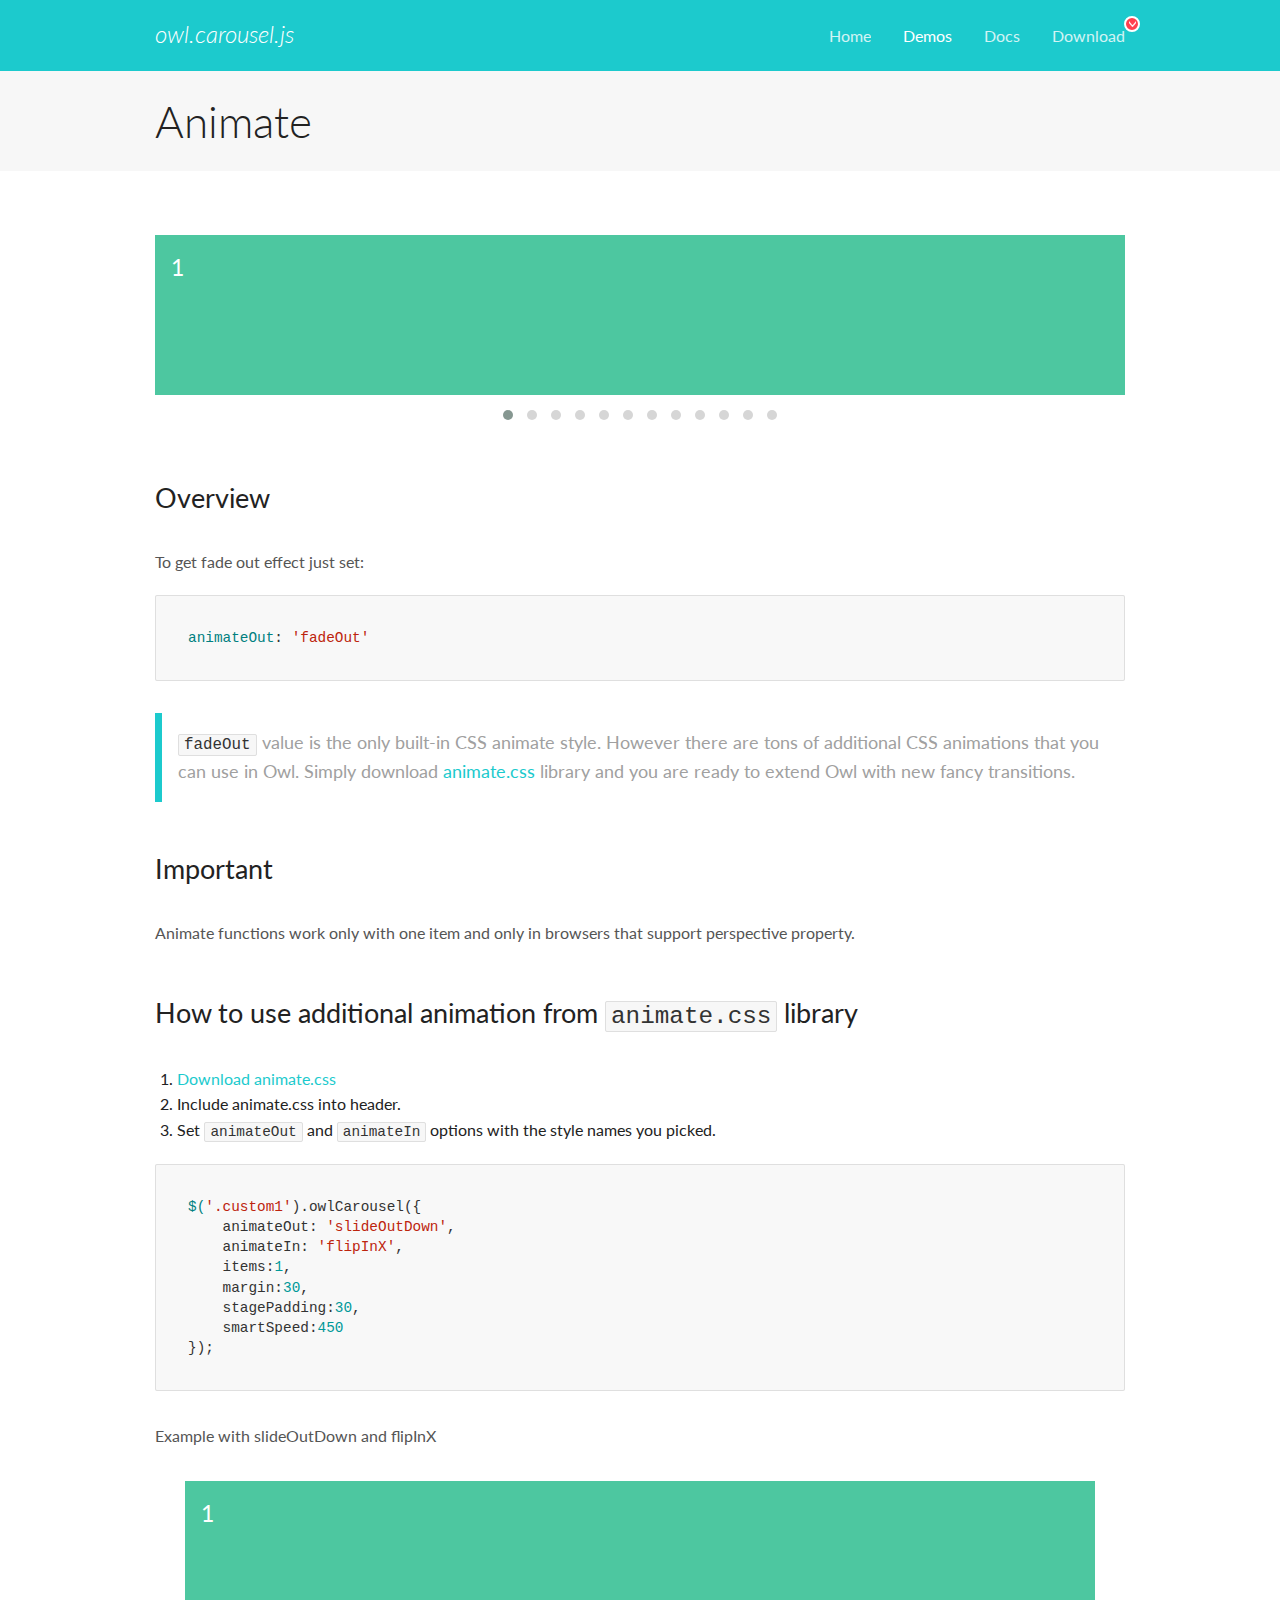
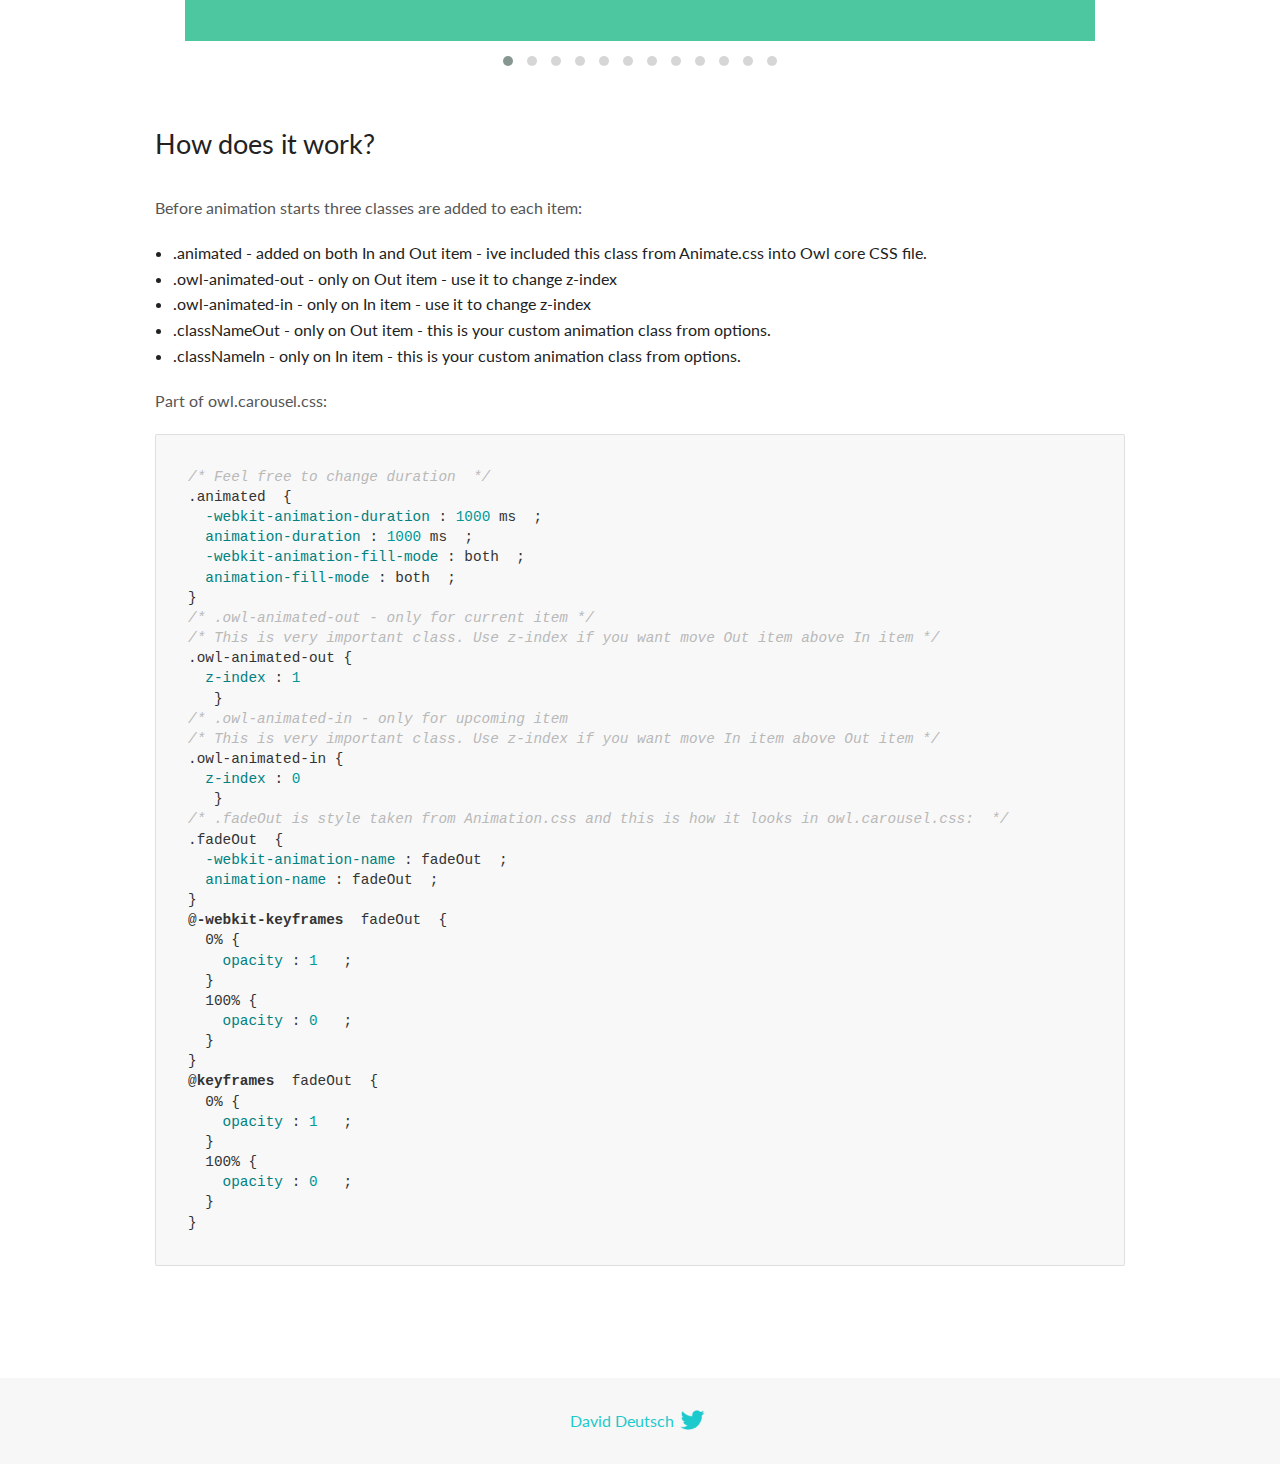
<file: libs/OwlCarousel/docs/demos/animate.html>
<!DOCTYPE html>
<html lang="en">
  <head>

    <!-- head -->
    <meta charset="utf-8">
    <meta name="msapplication-tap-highlight" content="no" />
    <meta name="viewport" content="width=device-width, initial-scale=1.0" />
    <meta name="description" content="Animate carousel">
    <meta name="author" content="David Deutsch">
    <title>
      Animate Demo | Owl Carousel | 2.2.0
    </title>

    <!-- Stylesheets -->
    <link href='https://fonts.googleapis.com/css?family=Lato:300,400,700,400italic,300italic' rel='stylesheet' type='text/css'>
    <link rel="stylesheet" href="../assets/css/docs.theme.min.css">

    <!-- Owl Stylesheets -->
    <link rel="stylesheet" href="../assets/owlcarousel/assets/owl.carousel.min.css">
    <link rel="stylesheet" href="../assets/owlcarousel/assets/owl.theme.default.min.css">

    <!-- HTML5 shim and Respond.js IE8 support of HTML5 elements and media queries -->

    <!--[if lt IE 9]>
      <script src="https://oss.maxcdn.com/libs/html5shiv/3.7.0/html5shiv.js"></script>
      <script src="https://oss.maxcdn.com/libs/respond.js/1.3.0/respond.min.js"></script>
    <![endif]-->

    <!-- Favicons -->
    <link rel="apple-touch-icon-precomposed" sizes="144x144" href="../assets/ico/apple-touch-icon-144-precomposed.png">
    <link rel="shortcut icon" href="../assets/ico/favicon.png">
    <link rel="shortcut icon" href="favicon.ico">

    <!-- Yeah i know js should not be in header. Its required for demos.-->

    <!-- javascript -->
    <script src="../assets/vendors/jquery.min.js"></script>
    <script src="../assets/owlcarousel/owl.carousel.js"></script>
  </head>
  <body>

    <!-- header -->
    <header class="header">
      <div class="row">
        <div class="large-12 columns">
          <div class="brand left">
            <h3>
              <a href="/OwlCarousel2/">owl.carousel.js</a> 
            </h3>
          </div>
          <a id="toggle-nav" class="right">
            <span></span> <span></span> <span></span> 
          </a> 
          <div class="nav-bar">
            <ul class="clearfix">
              <li> <a href="/OwlCarousel2/index.html">Home</a>  </li>
              <li class="active">
                <a href="/OwlCarousel2/demos/demos.html">Demos</a> 
              </li>
              <li> <a href="/OwlCarousel2/docs/started-welcome.html">Docs</a>  </li>
              <li>
                <a href="/OwlCarousel2/download/owl.carousel.2.2.0.zip">Download</a> 
                <span class="download"></span> 
              </li>
            </ul>
          </div>
        </div>
      </div>
    </header>

    <!-- title -->
    <section class="title">
      <div class="row">
        <div class="large-12 columns">
          <h1>Animate</h1>
        </div>
      </div>
    </section>

    <!--  Demos -->
    <section id="demos">
      <div class="row">
        <div class="large-12 columns">
          <div class="fadeOut owl-carousel owl-theme">
            <div class="item">
              <h4>1</h4>
            </div>
            <div class="item">
              <h4>2</h4>
            </div>
            <div class="item">
              <h4>3</h4>
            </div>
            <div class="item">
              <h4>4</h4>
            </div>
            <div class="item">
              <h4>5</h4>
            </div>
            <div class="item">
              <h4>6</h4>
            </div>
            <div class="item">
              <h4>7</h4>
            </div>
            <div class="item">
              <h4>8</h4>
            </div>
            <div class="item">
              <h4>9</h4>
            </div>
            <div class="item">
              <h4>10</h4>
            </div>
            <div class="item">
              <h4>11</h4>
            </div>
            <div class="item">
              <h4>12</h4>
            </div>
          </div>
          <h3 id="overview">Overview</h3>
          <p>To get fade out effect just set:</p>
          <pre><code>animateOut: &#39;fadeOut&#39;</code></pre>
          <blockquote>
            <p><code>fadeOut</code> value is the only built-in CSS animate style. However there are tons of additional CSS animations that you can use in Owl. Simply download
              <a href="https://daneden.github.io/animate.css/">animate.css</a>  library and you are ready to extend Owl with new fancy transitions.</p>
          </blockquote>
          <h3 id="important">Important</h3>
          <p>Animate functions work only with one item and only in browsers that support perspective property.</p>
          <h3 id="how-to-use-additional-animation-from-animate-css-library">How to use additional animation from <code>animate.css</code> library</h3>
          <ol>
            <li> <a href="https://daneden.github.io/animate.css/">Download animate.css</a>  </li>
            <li>Include animate.css into header.</li>
            <li>Set <code>animateOut</code> and <code>animateIn</code> options with the style names you picked.</li>
          </ol>
          <pre><code>$(&#39;.custom1&#39;).owlCarousel({
    animateOut: &#39;slideOutDown&#39;,
    animateIn: &#39;flipInX&#39;,
    items:1,
    margin:30,
    stagePadding:30,
    smartSpeed:450
});</code></pre>
          <p>Example with slideOutDown and flipInX</p>
          <div class="custom1 owl-carousel owl-theme">
            <div class="item">
              <h4>1</h4>
            </div>
            <div class="item">
              <h4>2</h4>
            </div>
            <div class="item">
              <h4>3</h4>
            </div>
            <div class="item">
              <h4>4</h4>
            </div>
            <div class="item">
              <h4>5</h4>
            </div>
            <div class="item">
              <h4>6</h4>
            </div>
            <div class="item">
              <h4>7</h4>
            </div>
            <div class="item">
              <h4>8</h4>
            </div>
            <div class="item">
              <h4>9</h4>
            </div>
            <div class="item">
              <h4>10</h4>
            </div>
            <div class="item">
              <h4>11</h4>
            </div>
            <div class="item">
              <h4>12</h4>
            </div>
          </div>
          <h3 id="how-does-it-work-">How does it work?</h3>
          <p>Before animation starts three classes are added to each item:</p>
          <ul>
            <li>.animated - added on both In and Out item - ive included this class from Animate.css into Owl core CSS file.</li>
            <li>.owl-animated-out - only on Out item - use it to change z-index</li>
            <li>.owl-animated-in - only on In item - use it to change z-index</li>
            <li>.classNameOut - only on Out item - this is your custom animation class from options.</li>
            <li>.classNameIn - only on In item - this is your custom animation class from options.</li>
          </ul>
          <p>Part of owl.carousel.css:</p>
          <pre><code class="language-css"><span class="comment">/* Feel free to change duration  */</span> 
<span class="class">.animated</span>  <span class="rules">{
  <span class="rule"><span class="attribute">-webkit-animation-duration</span> :<span class="value"> <span class="number">1000</span> ms</span> </span> ;
  <span class="rule"><span class="attribute">animation-duration</span> :<span class="value"> <span class="number">1000</span> ms</span> </span> ;
  <span class="rule"><span class="attribute">-webkit-animation-fill-mode</span> :<span class="value"> both</span> </span> ;
  <span class="rule"><span class="attribute">animation-fill-mode</span> :<span class="value"> both</span> </span> ;
<span class="rule">}</span> </span> 
<span class="comment">/* .owl-animated-out - only for current item */</span> 
<span class="comment">/* This is very important class. Use z-index if you want move Out item above In item */</span> 
<span class="class">.owl-animated-out</span> <span class="rules">{
  <span class="rule"><span class="attribute">z-index</span> :<span class="value"> <span class="number">1</span> 
</span> </span> </span> }
<span class="comment">/* .owl-animated-in - only for upcoming item
/* This is very important class. Use z-index if you want move In item above Out item */</span> 
<span class="class">.owl-animated-in</span> <span class="rules">{
  <span class="rule"><span class="attribute">z-index</span> :<span class="value"> <span class="number">0</span> 
</span> </span> </span> }
<span class="comment">/* .fadeOut is style taken from Animation.css and this is how it looks in owl.carousel.css:  */</span> 
<span class="class">.fadeOut</span>  <span class="rules">{
  <span class="rule"><span class="attribute">-webkit-animation-name</span> :<span class="value"> fadeOut</span> </span> ;
  <span class="rule"><span class="attribute">animation-name</span> :<span class="value"> fadeOut</span> </span> ;
<span class="rule">}</span> </span> 
<span class="at_rule">@<span class="keyword">-webkit-keyframes</span>  fadeOut </span> {
  0% <span class="rules">{
    <span class="rule"><span class="attribute">opacity</span> :<span class="value"> <span class="number">1</span> </span> </span> ;
  <span class="rule">}</span> </span> 
  100% <span class="rules">{
    <span class="rule"><span class="attribute">opacity</span> :<span class="value"> <span class="number">0</span> </span> </span> ;
  <span class="rule">}</span> </span> 
}
<span class="at_rule">@<span class="keyword">keyframes</span>  fadeOut </span> {
  0% <span class="rules">{
    <span class="rule"><span class="attribute">opacity</span> :<span class="value"> <span class="number">1</span> </span> </span> ;
  <span class="rule">}</span> </span> 
  100% <span class="rules">{
    <span class="rule"><span class="attribute">opacity</span> :<span class="value"> <span class="number">0</span> </span> </span> ;
  <span class="rule">}</span> </span> 
}</code></pre>
          <link rel="stylesheet" href="../assets/css/animate.css">
          <script>
            jQuery(document).ready(function($) {
              $('.fadeOut').owlCarousel({
                items: 1,
                animateOut: 'fadeOut',
                loop: true,
                margin: 10,
              });
              $('.custom1').owlCarousel({
                animateOut: 'slideOutDown',
                animateIn: 'flipInX',
                items: 1,
                margin: 30,
                stagePadding: 30,
                smartSpeed: 450
              });
            });
          </script>
        </div>
      </div>
    </section>

    <!-- footer -->
    <footer class="footer">
      <div class="row">
        <div class="large-12 columns">
          <h5>
            <a href="/docs/support-contact.html">David Deutsch</a> 
            <a id="custom-tweet-button" href="https://twitter.com/share?url=http://www.owlcarousel.owlgraphic.com&text=Owl Carousel - This is so awesome! " target="_blank"></a> 
          </h5>
        </div>
      </div>
    </footer>

    <!-- vendors -->
    <script src="../assets/vendors/highlight.js"></script>
    <script src="../assets/js/app.js"></script>
  </body>
</html>
</file>
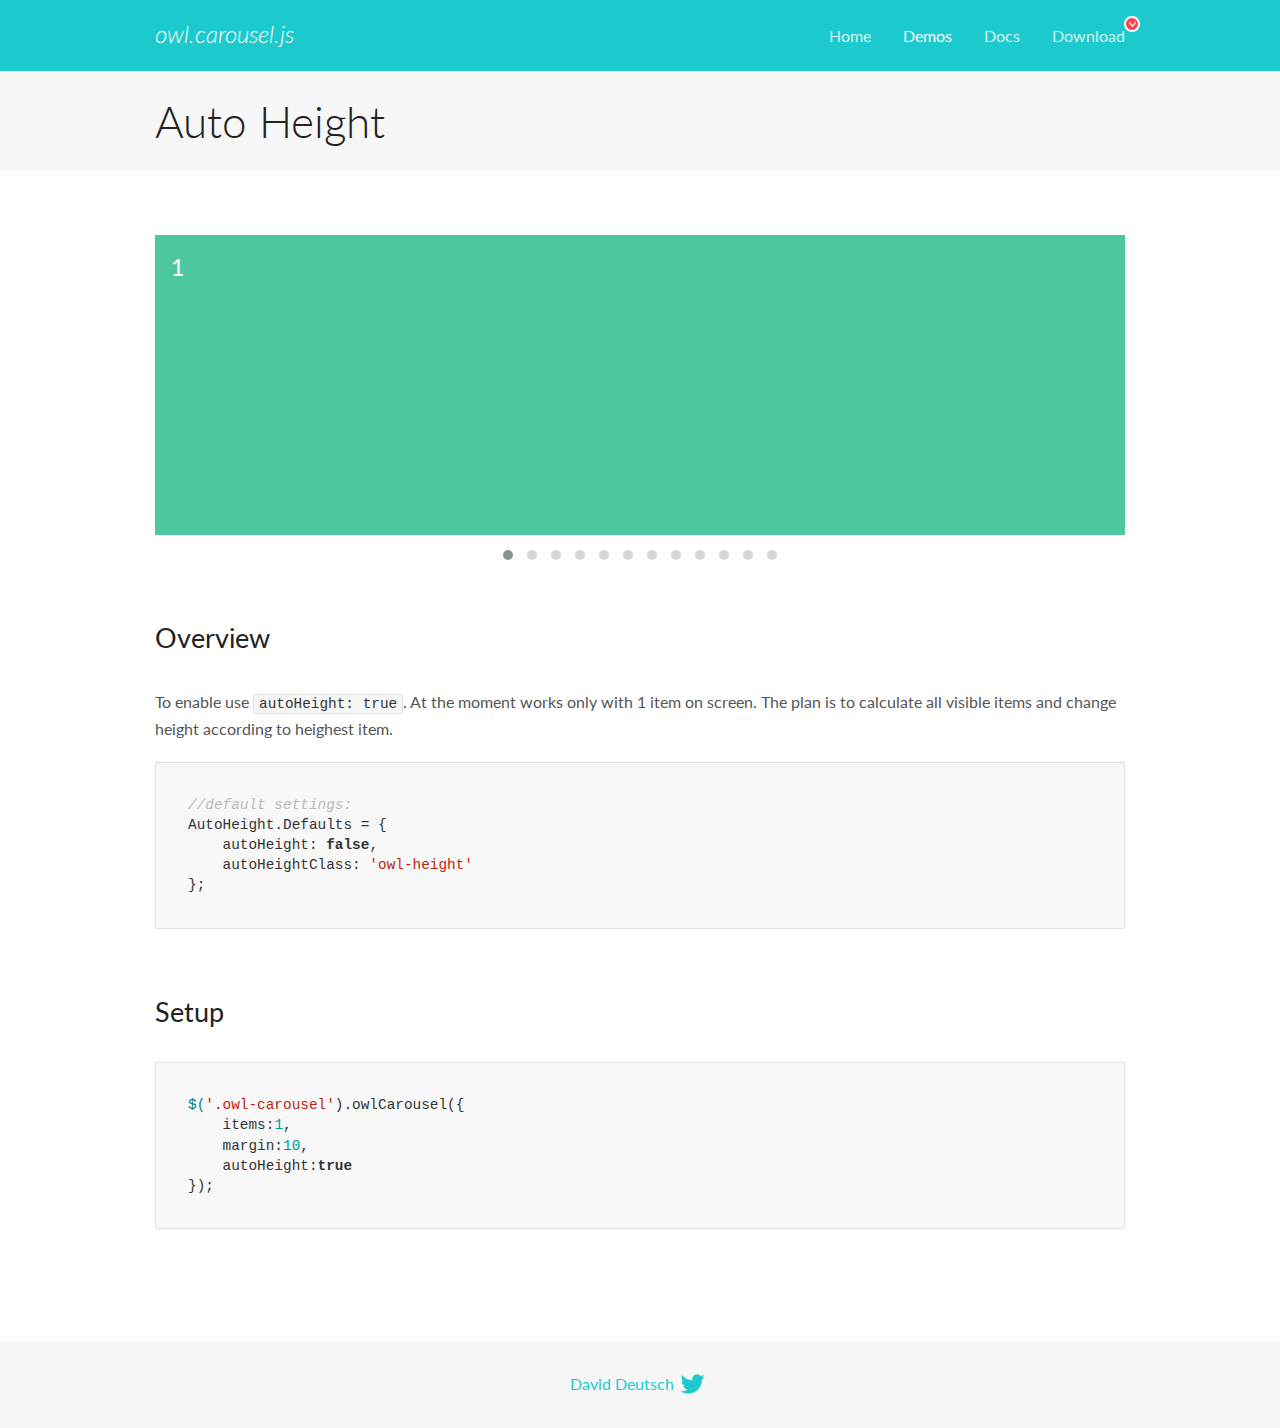
<file: libs/OwlCarousel/docs/demos/autoheight.html>
<!DOCTYPE html>
<html lang="en">
  <head>

    <!-- head -->
    <meta charset="utf-8">
    <meta name="msapplication-tap-highlight" content="no" />
    <meta name="viewport" content="width=device-width, initial-scale=1.0" />
    <meta name="description" content="autoHeight usage demo">
    <meta name="author" content="David Deutsch">
    <title>
      Auto Height Demo | Owl Carousel | 2.2.0
    </title>

    <!-- Stylesheets -->
    <link href='https://fonts.googleapis.com/css?family=Lato:300,400,700,400italic,300italic' rel='stylesheet' type='text/css'>
    <link rel="stylesheet" href="../assets/css/docs.theme.min.css">

    <!-- Owl Stylesheets -->
    <link rel="stylesheet" href="../assets/owlcarousel/assets/owl.carousel.min.css">
    <link rel="stylesheet" href="../assets/owlcarousel/assets/owl.theme.default.min.css">

    <!-- HTML5 shim and Respond.js IE8 support of HTML5 elements and media queries -->

    <!--[if lt IE 9]>
      <script src="https://oss.maxcdn.com/libs/html5shiv/3.7.0/html5shiv.js"></script>
      <script src="https://oss.maxcdn.com/libs/respond.js/1.3.0/respond.min.js"></script>
    <![endif]-->

    <!-- Favicons -->
    <link rel="apple-touch-icon-precomposed" sizes="144x144" href="../assets/ico/apple-touch-icon-144-precomposed.png">
    <link rel="shortcut icon" href="../assets/ico/favicon.png">
    <link rel="shortcut icon" href="favicon.ico">

    <!-- Yeah i know js should not be in header. Its required for demos.-->

    <!-- javascript -->
    <script src="../assets/vendors/jquery.min.js"></script>
    <script src="../assets/owlcarousel/owl.carousel.js"></script>
  </head>
  <body>

    <!-- header -->
    <header class="header">
      <div class="row">
        <div class="large-12 columns">
          <div class="brand left">
            <h3>
              <a href="/OwlCarousel2/">owl.carousel.js</a> 
            </h3>
          </div>
          <a id="toggle-nav" class="right">
            <span></span> <span></span> <span></span> 
          </a> 
          <div class="nav-bar">
            <ul class="clearfix">
              <li> <a href="/OwlCarousel2/index.html">Home</a>  </li>
              <li class="active">
                <a href="/OwlCarousel2/demos/demos.html">Demos</a> 
              </li>
              <li> <a href="/OwlCarousel2/docs/started-welcome.html">Docs</a>  </li>
              <li>
                <a href="/OwlCarousel2/download/owl.carousel.2.2.0.zip">Download</a> 
                <span class="download"></span> 
              </li>
            </ul>
          </div>
        </div>
      </div>
    </header>

    <!-- title -->
    <section class="title">
      <div class="row">
        <div class="large-12 columns">
          <h1>Auto Height</h1>
        </div>
      </div>
    </section>

    <!--  Demos -->
    <section id="demos">
      <div class="row">
        <div class="large-12 columns">
          <div class="owl-carousel owl-theme">
            <div class="item" style="height:300px">
              <h4>1</h4>
            </div>
            <div class="item" style="height:100px">
              <h4>2</h4>
            </div>
            <div class="item" style="height:500px">
              <h4>3</h4>
            </div>
            <div class="item" style="height:250px">
              <h4>4</h4>
            </div>
            <div class="item" style="height:400px">
              <h4>5</h4>
            </div>
            <div class="item" style="height:500px">
              <h4>6</h4>
            </div>
            <div class="item" style="height:600px">
              <h4>7</h4>
            </div>
            <div class="item" style="height:400px">
              <h4>8</h4>
            </div>
            <div class="item" style="height:300px">
              <h4>9</h4>
            </div>
            <div class="item" style="height:350px">
              <h4>10</h4>
            </div>
            <div class="item" style="height:200px">
              <h4>11</h4>
            </div>
            <div class="item" style="height:150px">
              <h4>12</h4>
            </div>
          </div>
          <h3 id="overview">Overview</h3>
          <p>To enable use <code>autoHeight: true</code>. At the moment works only with 1 item on screen. The plan is to calculate all visible items and change height according to heighest item.</p>
          <pre><code>//default settings:
AutoHeight.Defaults = {
    autoHeight: false,
    autoHeightClass: &#39;owl-height&#39;
};</code></pre>
          <h3 id="setup">Setup</h3>
          <pre><code>$(&#39;.owl-carousel&#39;).owlCarousel({
    items:1,
    margin:10,
    autoHeight:true
});</code></pre>
          <script>
            $(document).ready(function() {
              $('.owl-carousel').owlCarousel({
                items: 1,
                margin: 10,
                autoHeight: true
              });
            })
          </script>
        </div>
      </div>
    </section>

    <!-- footer -->
    <footer class="footer">
      <div class="row">
        <div class="large-12 columns">
          <h5>
            <a href="/docs/support-contact.html">David Deutsch</a> 
            <a id="custom-tweet-button" href="https://twitter.com/share?url=http://www.owlcarousel.owlgraphic.com&text=Owl Carousel - This is so awesome! " target="_blank"></a> 
          </h5>
        </div>
      </div>
    </footer>

    <!-- vendors -->
    <script src="../assets/vendors/highlight.js"></script>
    <script src="../assets/js/app.js"></script>
  </body>
</html>
</file>
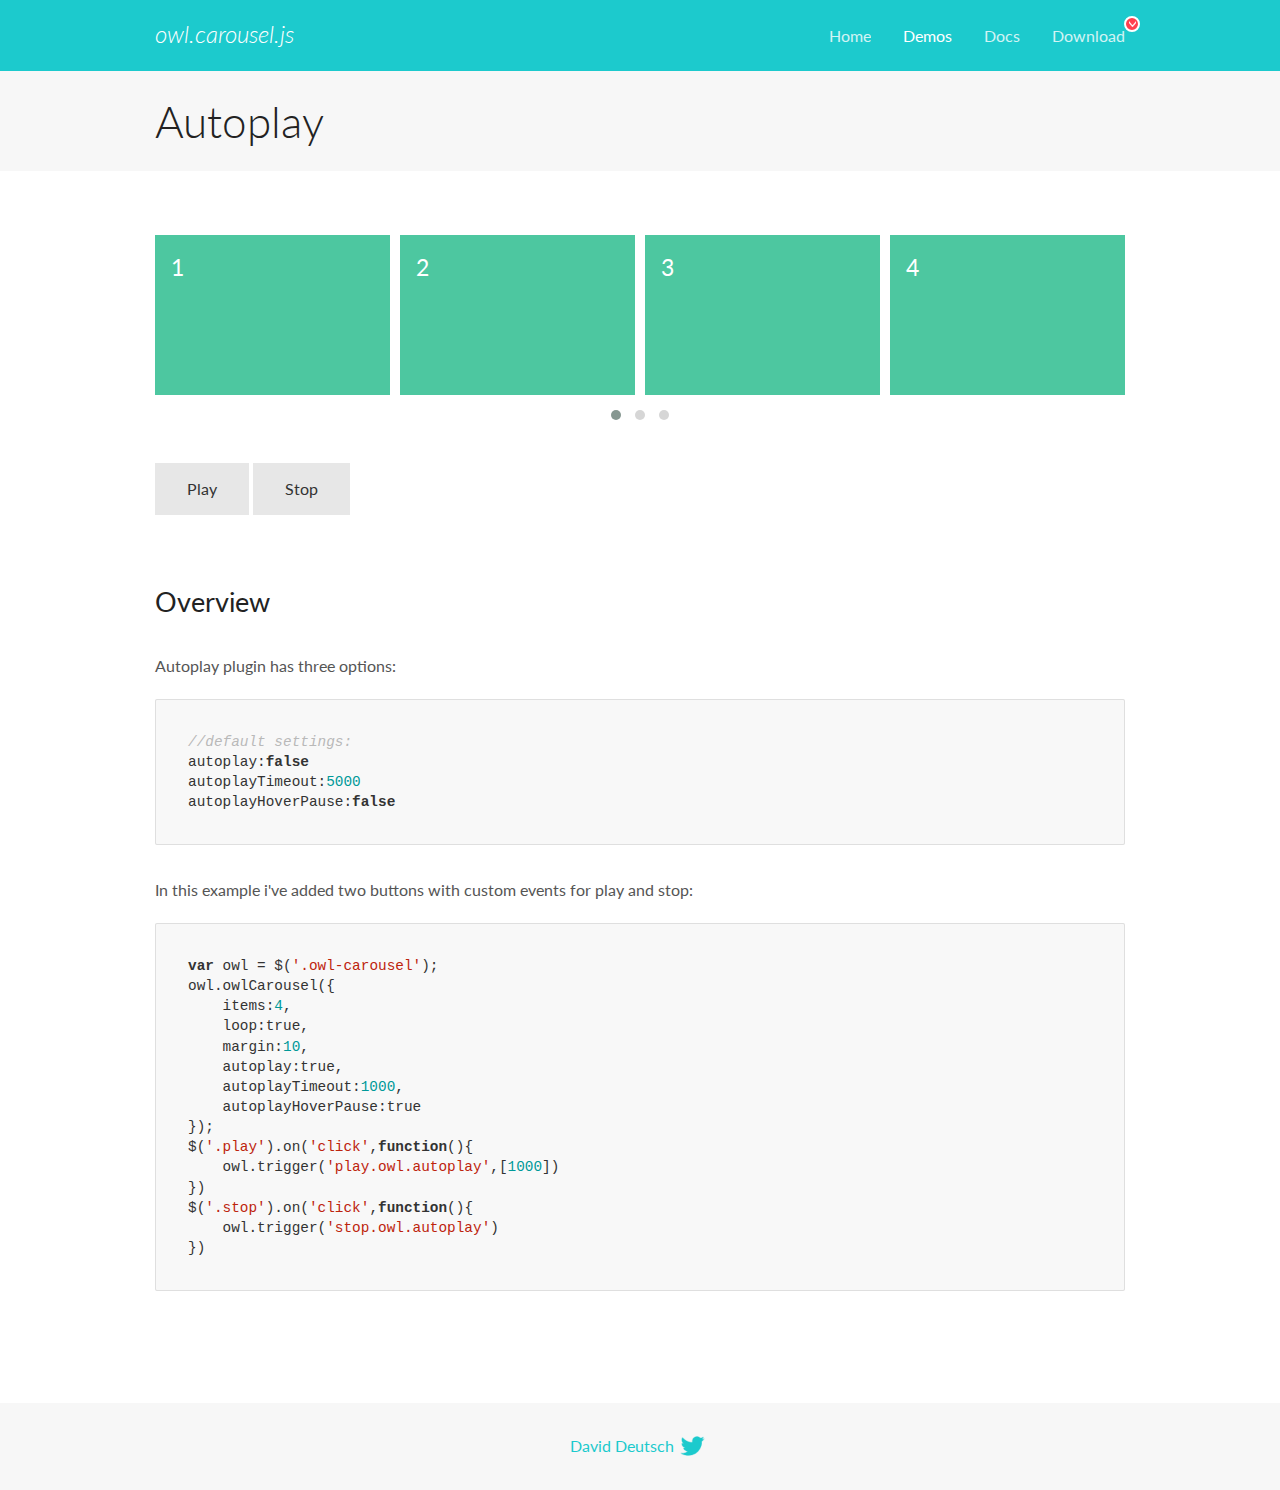
<file: libs/OwlCarousel/docs/demos/autoplay.html>
<!DOCTYPE html>
<html lang="en">
  <head>

    <!-- head -->
    <meta charset="utf-8">
    <meta name="msapplication-tap-highlight" content="no" />
    <meta name="viewport" content="width=device-width, initial-scale=1.0" />
    <meta name="description" content="Autoplay usage demo">
    <meta name="author" content="David Deutsch">
    <title>
      Autoplay Demo | Owl Carousel | 2.2.0
    </title>

    <!-- Stylesheets -->
    <link href='https://fonts.googleapis.com/css?family=Lato:300,400,700,400italic,300italic' rel='stylesheet' type='text/css'>
    <link rel="stylesheet" href="../assets/css/docs.theme.min.css">

    <!-- Owl Stylesheets -->
    <link rel="stylesheet" href="../assets/owlcarousel/assets/owl.carousel.min.css">
    <link rel="stylesheet" href="../assets/owlcarousel/assets/owl.theme.default.min.css">

    <!-- HTML5 shim and Respond.js IE8 support of HTML5 elements and media queries -->

    <!--[if lt IE 9]>
      <script src="https://oss.maxcdn.com/libs/html5shiv/3.7.0/html5shiv.js"></script>
      <script src="https://oss.maxcdn.com/libs/respond.js/1.3.0/respond.min.js"></script>
    <![endif]-->

    <!-- Favicons -->
    <link rel="apple-touch-icon-precomposed" sizes="144x144" href="../assets/ico/apple-touch-icon-144-precomposed.png">
    <link rel="shortcut icon" href="../assets/ico/favicon.png">
    <link rel="shortcut icon" href="favicon.ico">

    <!-- Yeah i know js should not be in header. Its required for demos.-->

    <!-- javascript -->
    <script src="../assets/vendors/jquery.min.js"></script>
    <script src="../assets/owlcarousel/owl.carousel.js"></script>
  </head>
  <body>

    <!-- header -->
    <header class="header">
      <div class="row">
        <div class="large-12 columns">
          <div class="brand left">
            <h3>
              <a href="/OwlCarousel2/">owl.carousel.js</a> 
            </h3>
          </div>
          <a id="toggle-nav" class="right">
            <span></span> <span></span> <span></span> 
          </a> 
          <div class="nav-bar">
            <ul class="clearfix">
              <li> <a href="/OwlCarousel2/index.html">Home</a>  </li>
              <li class="active">
                <a href="/OwlCarousel2/demos/demos.html">Demos</a> 
              </li>
              <li> <a href="/OwlCarousel2/docs/started-welcome.html">Docs</a>  </li>
              <li>
                <a href="/OwlCarousel2/download/owl.carousel.2.2.0.zip">Download</a> 
                <span class="download"></span> 
              </li>
            </ul>
          </div>
        </div>
      </div>
    </header>

    <!-- title -->
    <section class="title">
      <div class="row">
        <div class="large-12 columns">
          <h1>Autoplay</h1>
        </div>
      </div>
    </section>

    <!--  Demos -->
    <section id="demos">
      <div class="row">
        <div class="large-12 columns">
          <div class="owl-carousel owl-theme">
            <div class="item">
              <h4>1</h4>
            </div>
            <div class="item">
              <h4>2</h4>
            </div>
            <div class="item">
              <h4>3</h4>
            </div>
            <div class="item">
              <h4>4</h4>
            </div>
            <div class="item">
              <h4>5</h4>
            </div>
            <div class="item">
              <h4>6</h4>
            </div>
            <div class="item">
              <h4>7</h4>
            </div>
            <div class="item">
              <h4>8</h4>
            </div>
            <div class="item">
              <h4>9</h4>
            </div>
            <div class="item">
              <h4>10</h4>
            </div>
            <div class="item">
              <h4>11</h4>
            </div>
            <div class="item">
              <h4>12</h4>
            </div>
          </div>
          <a class="button secondary play">Play</a> 
          <a class="button secondary stop">Stop</a> 
          <h3 id="overview">Overview</h3>
          <p>Autoplay plugin has three options:</p>
          <pre><code>//default settings:
autoplay:false
autoplayTimeout:5000
autoplayHoverPause:false</code></pre>
          <p>In this example i&#39;ve added two buttons with custom events for play and stop:</p>
          <pre><code>var owl = $(&#39;.owl-carousel&#39;);
owl.owlCarousel({
    items:4,
    loop:true,
    margin:10,
    autoplay:true,
    autoplayTimeout:1000,
    autoplayHoverPause:true
});
$(&#39;.play&#39;).on(&#39;click&#39;,function(){
    owl.trigger(&#39;play.owl.autoplay&#39;,[1000])
})
$(&#39;.stop&#39;).on(&#39;click&#39;,function(){
    owl.trigger(&#39;stop.owl.autoplay&#39;)
})</code></pre>
          <script>
            $(document).ready(function() {
              var owl = $('.owl-carousel');
              owl.owlCarousel({
                items: 4,
                loop: true,
                margin: 10,
                autoplay: true,
                autoplayTimeout: 1000,
                autoplayHoverPause: true
              });
              $('.play').on('click', function() {
                owl.trigger('play.owl.autoplay', [1000])
              })
              $('.stop').on('click', function() {
                owl.trigger('stop.owl.autoplay')
              })
            })
          </script>
        </div>
      </div>
    </section>

    <!-- footer -->
    <footer class="footer">
      <div class="row">
        <div class="large-12 columns">
          <h5>
            <a href="/docs/support-contact.html">David Deutsch</a> 
            <a id="custom-tweet-button" href="https://twitter.com/share?url=http://www.owlcarousel.owlgraphic.com&text=Owl Carousel - This is so awesome! " target="_blank"></a> 
          </h5>
        </div>
      </div>
    </footer>

    <!-- vendors -->
    <script src="../assets/vendors/highlight.js"></script>
    <script src="../assets/js/app.js"></script>
  </body>
</html>
</file>
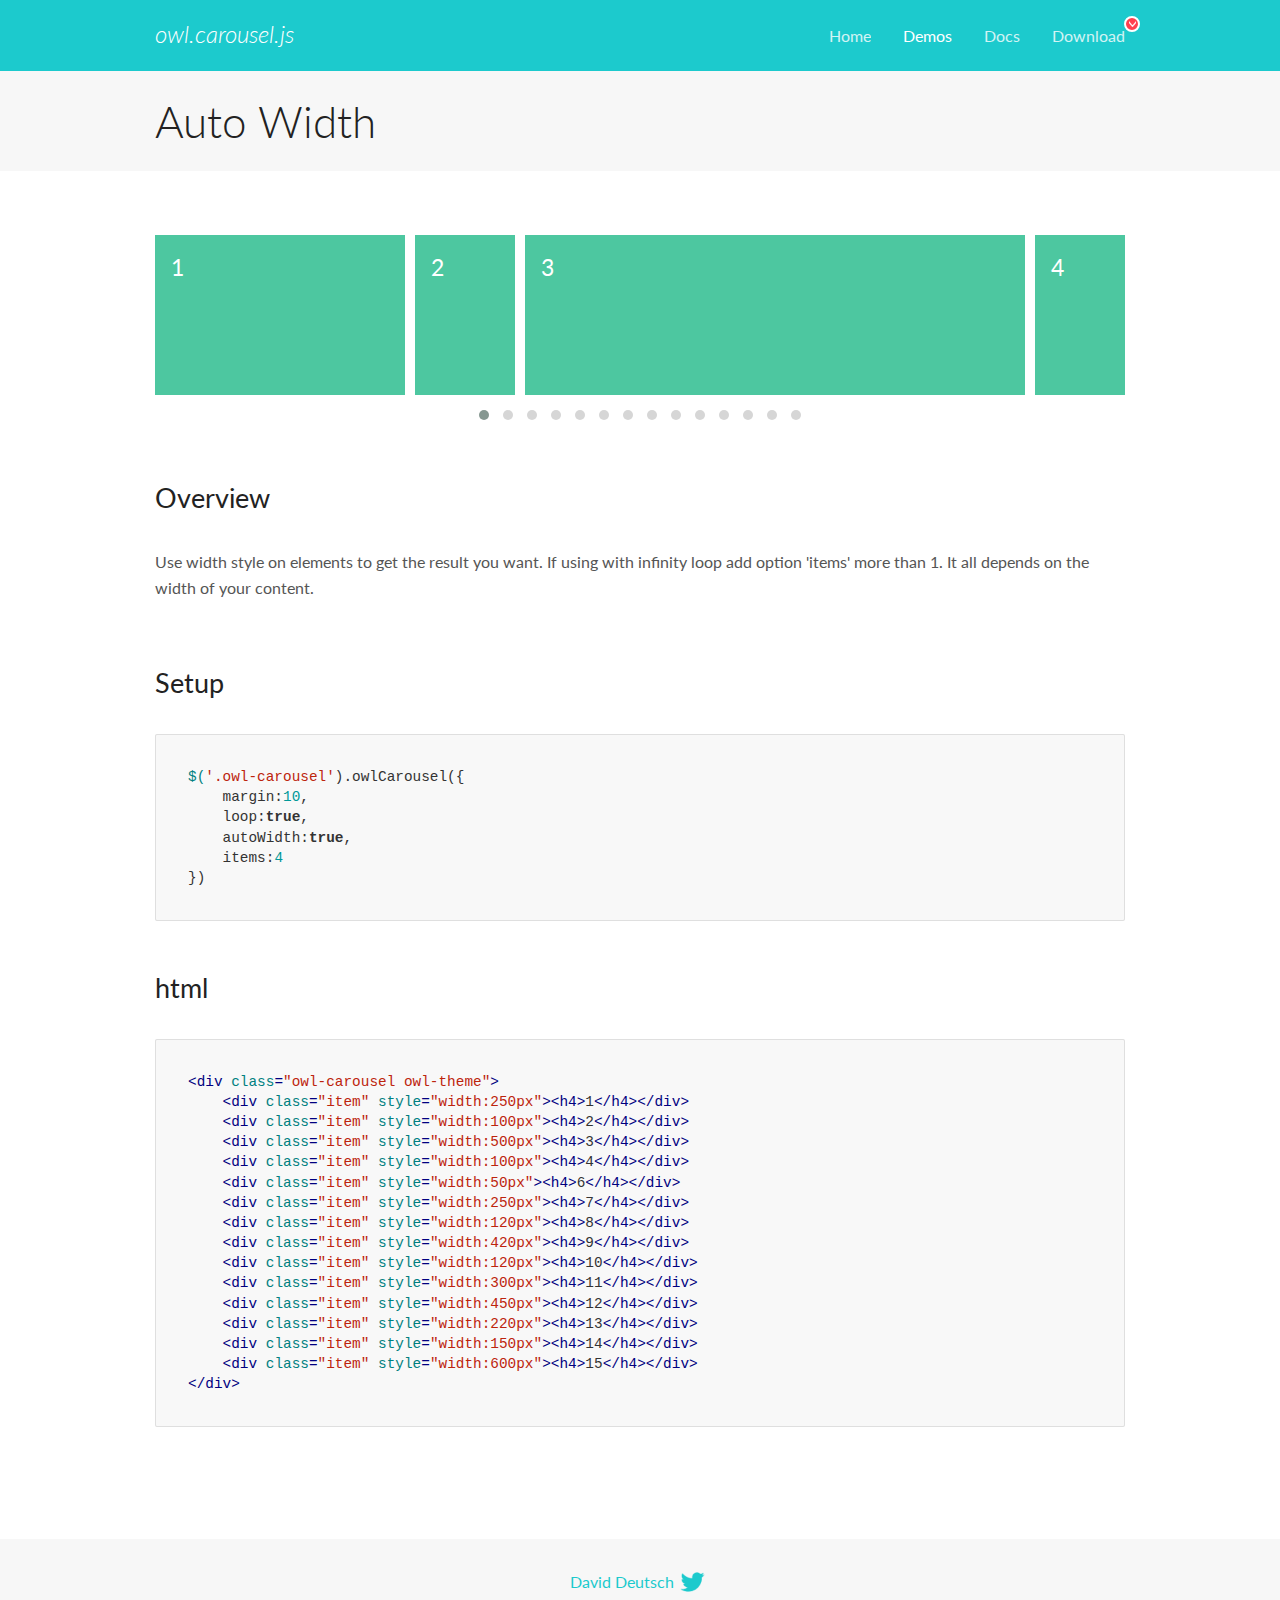
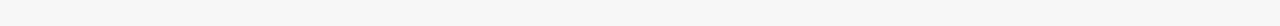
<file: libs/OwlCarousel/docs/demos/autowidth.html>
<!DOCTYPE html>
<html lang="en">
  <head>

    <!-- head -->
    <meta charset="utf-8">
    <meta name="msapplication-tap-highlight" content="no" />
    <meta name="viewport" content="width=device-width, initial-scale=1.0" />
    <meta name="description" content="Auto Width">
    <meta name="author" content="David Deutsch">
    <title>
      Auto Width Demo | Owl Carousel | 2.2.0
    </title>

    <!-- Stylesheets -->
    <link href='https://fonts.googleapis.com/css?family=Lato:300,400,700,400italic,300italic' rel='stylesheet' type='text/css'>
    <link rel="stylesheet" href="../assets/css/docs.theme.min.css">

    <!-- Owl Stylesheets -->
    <link rel="stylesheet" href="../assets/owlcarousel/assets/owl.carousel.min.css">
    <link rel="stylesheet" href="../assets/owlcarousel/assets/owl.theme.default.min.css">

    <!-- HTML5 shim and Respond.js IE8 support of HTML5 elements and media queries -->

    <!--[if lt IE 9]>
      <script src="https://oss.maxcdn.com/libs/html5shiv/3.7.0/html5shiv.js"></script>
      <script src="https://oss.maxcdn.com/libs/respond.js/1.3.0/respond.min.js"></script>
    <![endif]-->

    <!-- Favicons -->
    <link rel="apple-touch-icon-precomposed" sizes="144x144" href="../assets/ico/apple-touch-icon-144-precomposed.png">
    <link rel="shortcut icon" href="../assets/ico/favicon.png">
    <link rel="shortcut icon" href="favicon.ico">

    <!-- Yeah i know js should not be in header. Its required for demos.-->

    <!-- javascript -->
    <script src="../assets/vendors/jquery.min.js"></script>
    <script src="../assets/owlcarousel/owl.carousel.js"></script>
  </head>
  <body>

    <!-- header -->
    <header class="header">
      <div class="row">
        <div class="large-12 columns">
          <div class="brand left">
            <h3>
              <a href="/OwlCarousel2/">owl.carousel.js</a> 
            </h3>
          </div>
          <a id="toggle-nav" class="right">
            <span></span> <span></span> <span></span> 
          </a> 
          <div class="nav-bar">
            <ul class="clearfix">
              <li> <a href="/OwlCarousel2/index.html">Home</a>  </li>
              <li class="active">
                <a href="/OwlCarousel2/demos/demos.html">Demos</a> 
              </li>
              <li> <a href="/OwlCarousel2/docs/started-welcome.html">Docs</a>  </li>
              <li>
                <a href="/OwlCarousel2/download/owl.carousel.2.2.0.zip">Download</a> 
                <span class="download"></span> 
              </li>
            </ul>
          </div>
        </div>
      </div>
    </header>

    <!-- title -->
    <section class="title">
      <div class="row">
        <div class="large-12 columns">
          <h1>Auto Width</h1>
        </div>
      </div>
    </section>

    <!--  Demos -->
    <section id="demos">
      <div class="row">
        <div class="large-12 columns">
          <div class="owl-carousel owl-theme">
            <div class="item" style="width:250px">
              <h4>1</h4>
            </div>
            <div class="item" style="width:100px">
              <h4>2</h4>
            </div>
            <div class="item" style="width:500px">
              <h4>3</h4>
            </div>
            <div class="item" style="width:100px">
              <h4>4</h4>
            </div>
            <div class="item" style="width:50px">
              <h4>6</h4>
            </div>
            <div class="item" style="width:250px">
              <h4>7</h4>
            </div>
            <div class="item" style="width:120px">
              <h4>8</h4>
            </div>
            <div class="item" style="width:420px">
              <h4>9</h4>
            </div>
            <div class="item" style="width:120px">
              <h4>10</h4>
            </div>
            <div class="item" style="width:300px">
              <h4>11</h4>
            </div>
            <div class="item" style="width:450px">
              <h4>12</h4>
            </div>
            <div class="item" style="width:220px">
              <h4>13</h4>
            </div>
            <div class="item" style="width:150px">
              <h4>14</h4>
            </div>
            <div class="item" style="width:600px">
              <h4>15</h4>
            </div>
          </div>
          <h3 id="overview">Overview</h3>
          <p>Use width style on elements to get the result you want. If using with infinity loop add option &#39;items&#39; more than 1. It all depends on the width of your content.</p>
          <h3 id="setup">Setup</h3>
          <pre><code>$(&#39;.owl-carousel&#39;).owlCarousel({
    margin:10,
    loop:true,
    autoWidth:true,
    items:4
})</code></pre>
          <h3 id="html">html</h3>
          <pre><code>&lt;div class=&quot;owl-carousel owl-theme&quot;&gt;
    &lt;div class=&quot;item&quot; style=&quot;width:250px&quot;&gt;&lt;h4&gt;1&lt;/h4&gt;&lt;/div&gt;
    &lt;div class=&quot;item&quot; style=&quot;width:100px&quot;&gt;&lt;h4&gt;2&lt;/h4&gt;&lt;/div&gt;
    &lt;div class=&quot;item&quot; style=&quot;width:500px&quot;&gt;&lt;h4&gt;3&lt;/h4&gt;&lt;/div&gt;
    &lt;div class=&quot;item&quot; style=&quot;width:100px&quot;&gt;&lt;h4&gt;4&lt;/h4&gt;&lt;/div&gt;
    &lt;div class=&quot;item&quot; style=&quot;width:50px&quot;&gt;&lt;h4&gt;6&lt;/h4&gt;&lt;/div&gt;
    &lt;div class=&quot;item&quot; style=&quot;width:250px&quot;&gt;&lt;h4&gt;7&lt;/h4&gt;&lt;/div&gt;
    &lt;div class=&quot;item&quot; style=&quot;width:120px&quot;&gt;&lt;h4&gt;8&lt;/h4&gt;&lt;/div&gt;
    &lt;div class=&quot;item&quot; style=&quot;width:420px&quot;&gt;&lt;h4&gt;9&lt;/h4&gt;&lt;/div&gt;
    &lt;div class=&quot;item&quot; style=&quot;width:120px&quot;&gt;&lt;h4&gt;10&lt;/h4&gt;&lt;/div&gt;
    &lt;div class=&quot;item&quot; style=&quot;width:300px&quot;&gt;&lt;h4&gt;11&lt;/h4&gt;&lt;/div&gt;
    &lt;div class=&quot;item&quot; style=&quot;width:450px&quot;&gt;&lt;h4&gt;12&lt;/h4&gt;&lt;/div&gt;
    &lt;div class=&quot;item&quot; style=&quot;width:220px&quot;&gt;&lt;h4&gt;13&lt;/h4&gt;&lt;/div&gt;
    &lt;div class=&quot;item&quot; style=&quot;width:150px&quot;&gt;&lt;h4&gt;14&lt;/h4&gt;&lt;/div&gt;
    &lt;div class=&quot;item&quot; style=&quot;width:600px&quot;&gt;&lt;h4&gt;15&lt;/h4&gt;&lt;/div&gt;
&lt;/div&gt;</code></pre>
          <script>
            $(document).ready(function() {
              $('.owl-carousel').owlCarousel({
                margin: 10,
                loop: true,
                autoWidth: true,
                items: 4
              })
            })
          </script>
        </div>
      </div>
    </section>

    <!-- footer -->
    <footer class="footer">
      <div class="row">
        <div class="large-12 columns">
          <h5>
            <a href="/docs/support-contact.html">David Deutsch</a> 
            <a id="custom-tweet-button" href="https://twitter.com/share?url=http://www.owlcarousel.owlgraphic.com&text=Owl Carousel - This is so awesome! " target="_blank"></a> 
          </h5>
        </div>
      </div>
    </footer>

    <!-- vendors -->
    <script src="../assets/vendors/highlight.js"></script>
    <script src="../assets/js/app.js"></script>
  </body>
</html>
</file>
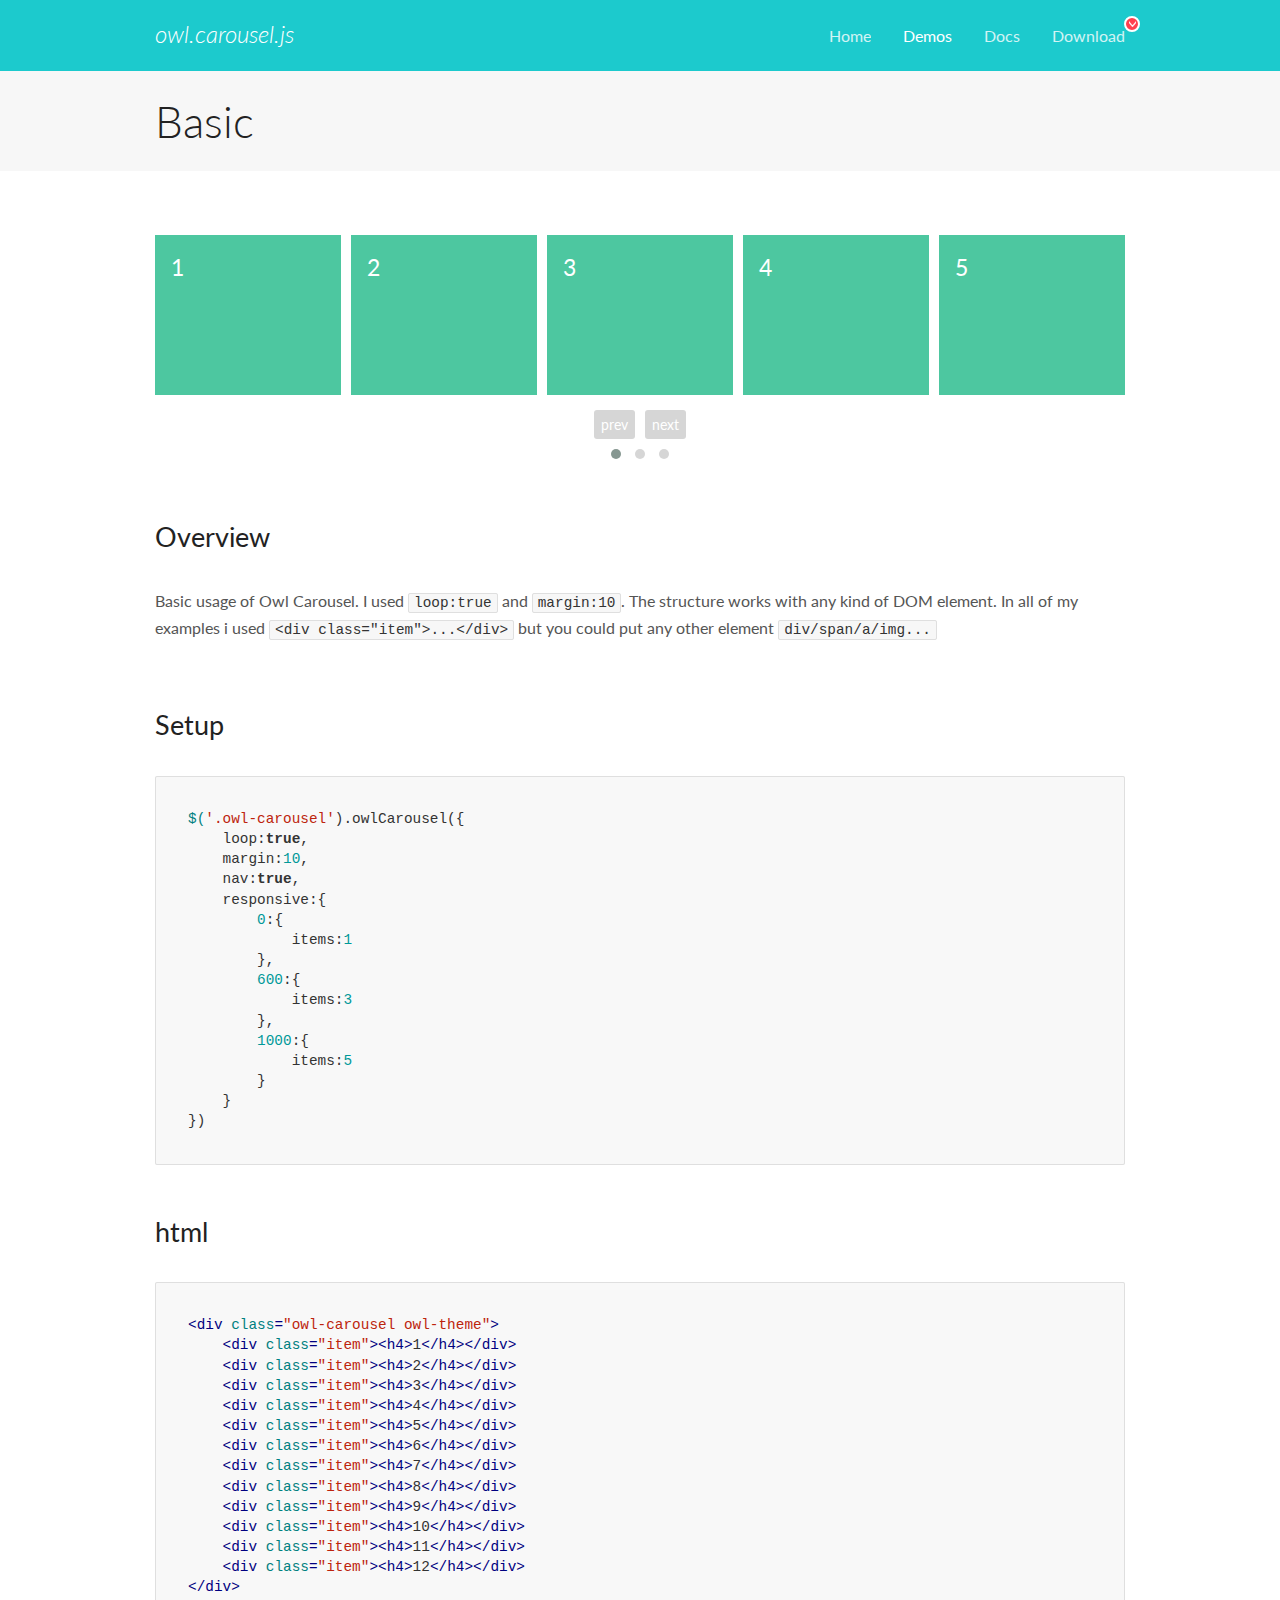
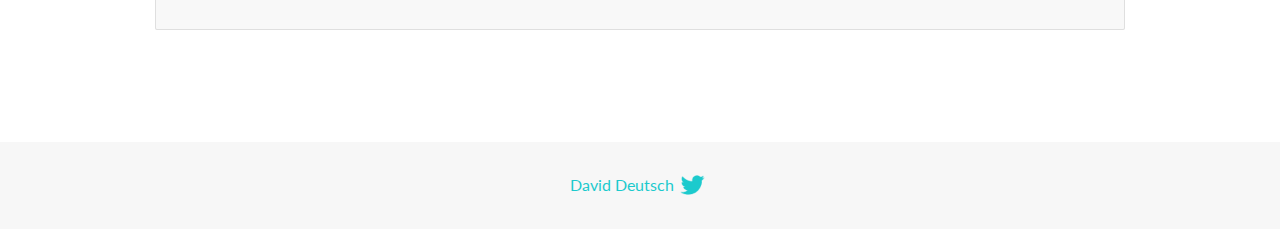
<file: libs/OwlCarousel/docs/demos/basic.html>
<!DOCTYPE html>
<html lang="en">
  <head>

    <!-- head -->
    <meta charset="utf-8">
    <meta name="msapplication-tap-highlight" content="no" />
    <meta name="viewport" content="width=device-width, initial-scale=1.0" />
    <meta name="description" content="Basic usage demo">
    <meta name="author" content="David Deutsch">
    <title>
      Basic Demo | Owl Carousel | 2.2.0
    </title>

    <!-- Stylesheets -->
    <link href='https://fonts.googleapis.com/css?family=Lato:300,400,700,400italic,300italic' rel='stylesheet' type='text/css'>
    <link rel="stylesheet" href="../assets/css/docs.theme.min.css">

    <!-- Owl Stylesheets -->
    <link rel="stylesheet" href="../assets/owlcarousel/assets/owl.carousel.min.css">
    <link rel="stylesheet" href="../assets/owlcarousel/assets/owl.theme.default.min.css">

    <!-- HTML5 shim and Respond.js IE8 support of HTML5 elements and media queries -->

    <!--[if lt IE 9]>
      <script src="https://oss.maxcdn.com/libs/html5shiv/3.7.0/html5shiv.js"></script>
      <script src="https://oss.maxcdn.com/libs/respond.js/1.3.0/respond.min.js"></script>
    <![endif]-->

    <!-- Favicons -->
    <link rel="apple-touch-icon-precomposed" sizes="144x144" href="../assets/ico/apple-touch-icon-144-precomposed.png">
    <link rel="shortcut icon" href="../assets/ico/favicon.png">
    <link rel="shortcut icon" href="favicon.ico">

    <!-- Yeah i know js should not be in header. Its required for demos.-->

    <!-- javascript -->
    <script src="../assets/vendors/jquery.min.js"></script>
    <script src="../assets/owlcarousel/owl.carousel.js"></script>
  </head>
  <body>

    <!-- header -->
    <header class="header">
      <div class="row">
        <div class="large-12 columns">
          <div class="brand left">
            <h3>
              <a href="/OwlCarousel2/">owl.carousel.js</a> 
            </h3>
          </div>
          <a id="toggle-nav" class="right">
            <span></span> <span></span> <span></span> 
          </a> 
          <div class="nav-bar">
            <ul class="clearfix">
              <li> <a href="/OwlCarousel2/index.html">Home</a>  </li>
              <li class="active">
                <a href="/OwlCarousel2/demos/demos.html">Demos</a> 
              </li>
              <li> <a href="/OwlCarousel2/docs/started-welcome.html">Docs</a>  </li>
              <li>
                <a href="/OwlCarousel2/download/owl.carousel.2.2.0.zip">Download</a> 
                <span class="download"></span> 
              </li>
            </ul>
          </div>
        </div>
      </div>
    </header>

    <!-- title -->
    <section class="title">
      <div class="row">
        <div class="large-12 columns">
          <h1>Basic</h1>
        </div>
      </div>
    </section>

    <!--  Demos -->
    <section id="demos">
      <div class="row">
        <div class="large-12 columns">
          <div class="owl-carousel owl-theme">
            <div class="item">
              <h4>1</h4>
            </div>
            <div class="item">
              <h4>2</h4>
            </div>
            <div class="item">
              <h4>3</h4>
            </div>
            <div class="item">
              <h4>4</h4>
            </div>
            <div class="item">
              <h4>5</h4>
            </div>
            <div class="item">
              <h4>6</h4>
            </div>
            <div class="item">
              <h4>7</h4>
            </div>
            <div class="item">
              <h4>8</h4>
            </div>
            <div class="item">
              <h4>9</h4>
            </div>
            <div class="item">
              <h4>10</h4>
            </div>
            <div class="item">
              <h4>11</h4>
            </div>
            <div class="item">
              <h4>12</h4>
            </div>
          </div>
          <h3 id="overview">Overview</h3>
          <p>Basic usage of Owl Carousel. I used <code>loop:true</code> and <code>margin:10</code>. The structure works with any kind of DOM element. In all of my examples i used <code>&lt;div class=&quot;item&quot;&gt;...&lt;/div&gt;</code> but you could
            put any other element <code>div/span/a/img...</code></p>
          <h3 id="setup">Setup</h3>
          <pre><code>$(&#39;.owl-carousel&#39;).owlCarousel({
    loop:true,
    margin:10,
    nav:true,
    responsive:{
        0:{
            items:1
        },
        600:{
            items:3
        },
        1000:{
            items:5
        }
    }
})</code></pre>
          <h3 id="html">html</h3>
          <pre><code>&lt;div class=&quot;owl-carousel owl-theme&quot;&gt;
    &lt;div class=&quot;item&quot;&gt;&lt;h4&gt;1&lt;/h4&gt;&lt;/div&gt;
    &lt;div class=&quot;item&quot;&gt;&lt;h4&gt;2&lt;/h4&gt;&lt;/div&gt;
    &lt;div class=&quot;item&quot;&gt;&lt;h4&gt;3&lt;/h4&gt;&lt;/div&gt;
    &lt;div class=&quot;item&quot;&gt;&lt;h4&gt;4&lt;/h4&gt;&lt;/div&gt;
    &lt;div class=&quot;item&quot;&gt;&lt;h4&gt;5&lt;/h4&gt;&lt;/div&gt;
    &lt;div class=&quot;item&quot;&gt;&lt;h4&gt;6&lt;/h4&gt;&lt;/div&gt;
    &lt;div class=&quot;item&quot;&gt;&lt;h4&gt;7&lt;/h4&gt;&lt;/div&gt;
    &lt;div class=&quot;item&quot;&gt;&lt;h4&gt;8&lt;/h4&gt;&lt;/div&gt;
    &lt;div class=&quot;item&quot;&gt;&lt;h4&gt;9&lt;/h4&gt;&lt;/div&gt;
    &lt;div class=&quot;item&quot;&gt;&lt;h4&gt;10&lt;/h4&gt;&lt;/div&gt;
    &lt;div class=&quot;item&quot;&gt;&lt;h4&gt;11&lt;/h4&gt;&lt;/div&gt;
    &lt;div class=&quot;item&quot;&gt;&lt;h4&gt;12&lt;/h4&gt;&lt;/div&gt;
&lt;/div&gt;</code></pre>
          <script>
            $(document).ready(function() {
              var owl = $('.owl-carousel');
              owl.owlCarousel({
                margin: 10,
                nav: true,
                loop: true,
                responsive: {
                  0: {
                    items: 1
                  },
                  600: {
                    items: 3
                  },
                  1000: {
                    items: 5
                  }
                }
              })
            })
          </script>
        </div>
      </div>
    </section>

    <!-- footer -->
    <footer class="footer">
      <div class="row">
        <div class="large-12 columns">
          <h5>
            <a href="/docs/support-contact.html">David Deutsch</a> 
            <a id="custom-tweet-button" href="https://twitter.com/share?url=http://www.owlcarousel.owlgraphic.com&text=Owl Carousel - This is so awesome! " target="_blank"></a> 
          </h5>
        </div>
      </div>
    </footer>

    <!-- vendors -->
    <script src="../assets/vendors/highlight.js"></script>
    <script src="../assets/js/app.js"></script>
  </body>
</html>
</file>
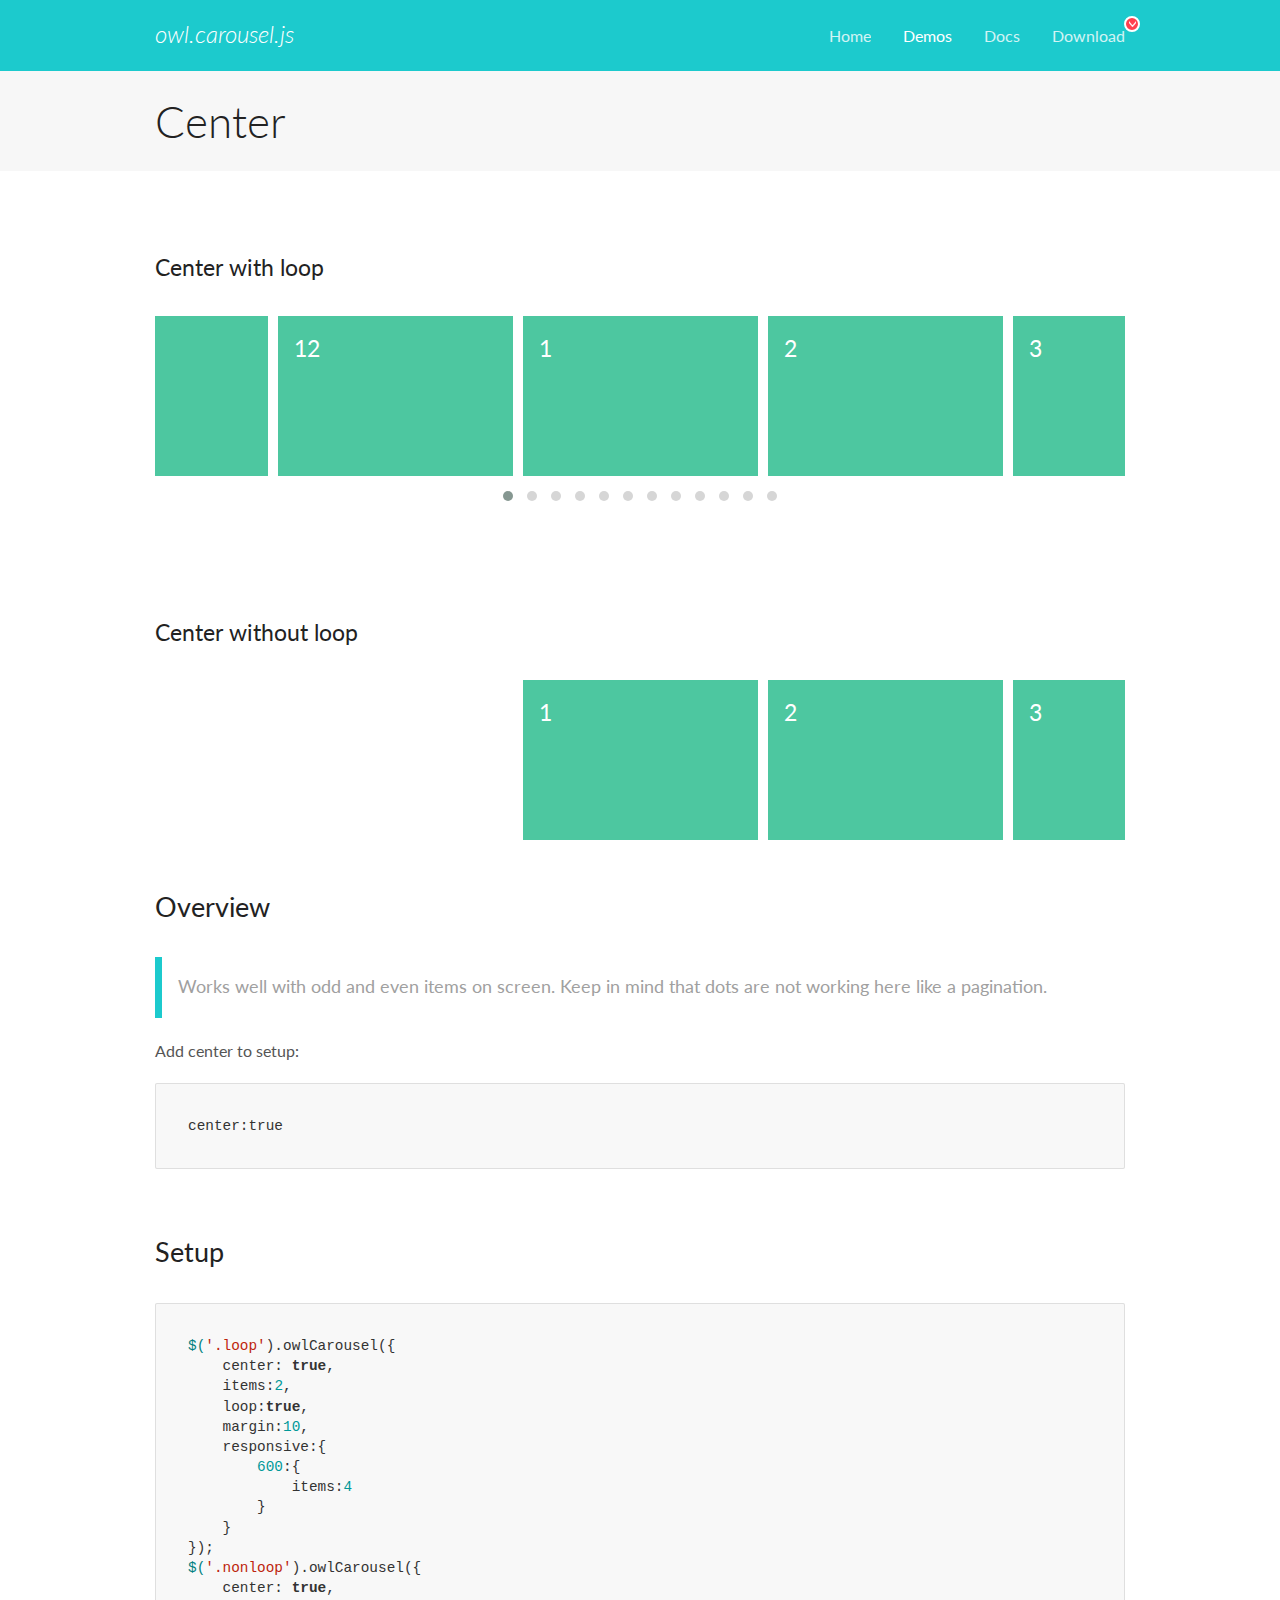
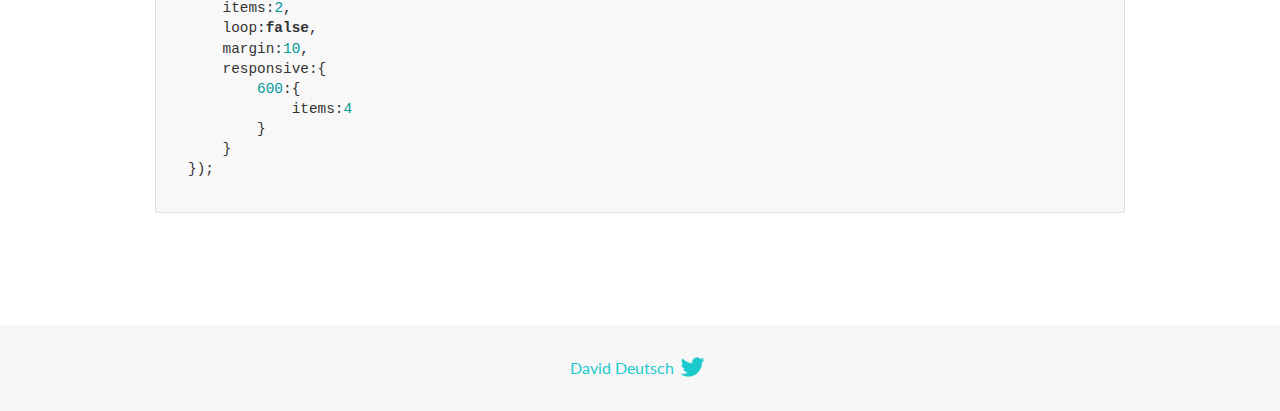
<file: libs/OwlCarousel/docs/demos/center.html>
<!DOCTYPE html>
<html lang="en">
  <head>

    <!-- head -->
    <meta charset="utf-8">
    <meta name="msapplication-tap-highlight" content="no" />
    <meta name="viewport" content="width=device-width, initial-scale=1.0" />
    <meta name="description" content="Center carousel">
    <meta name="author" content="David Deutsch">
    <title>
      Center Demo | Owl Carousel | 2.2.0
    </title>

    <!-- Stylesheets -->
    <link href='https://fonts.googleapis.com/css?family=Lato:300,400,700,400italic,300italic' rel='stylesheet' type='text/css'>
    <link rel="stylesheet" href="../assets/css/docs.theme.min.css">

    <!-- Owl Stylesheets -->
    <link rel="stylesheet" href="../assets/owlcarousel/assets/owl.carousel.min.css">
    <link rel="stylesheet" href="../assets/owlcarousel/assets/owl.theme.default.min.css">

    <!-- HTML5 shim and Respond.js IE8 support of HTML5 elements and media queries -->

    <!--[if lt IE 9]>
      <script src="https://oss.maxcdn.com/libs/html5shiv/3.7.0/html5shiv.js"></script>
      <script src="https://oss.maxcdn.com/libs/respond.js/1.3.0/respond.min.js"></script>
    <![endif]-->

    <!-- Favicons -->
    <link rel="apple-touch-icon-precomposed" sizes="144x144" href="../assets/ico/apple-touch-icon-144-precomposed.png">
    <link rel="shortcut icon" href="../assets/ico/favicon.png">
    <link rel="shortcut icon" href="favicon.ico">

    <!-- Yeah i know js should not be in header. Its required for demos.-->

    <!-- javascript -->
    <script src="../assets/vendors/jquery.min.js"></script>
    <script src="../assets/owlcarousel/owl.carousel.js"></script>
  </head>
  <body>

    <!-- header -->
    <header class="header">
      <div class="row">
        <div class="large-12 columns">
          <div class="brand left">
            <h3>
              <a href="/OwlCarousel2/">owl.carousel.js</a> 
            </h3>
          </div>
          <a id="toggle-nav" class="right">
            <span></span> <span></span> <span></span> 
          </a> 
          <div class="nav-bar">
            <ul class="clearfix">
              <li> <a href="/OwlCarousel2/index.html">Home</a>  </li>
              <li class="active">
                <a href="/OwlCarousel2/demos/demos.html">Demos</a> 
              </li>
              <li> <a href="/OwlCarousel2/docs/started-welcome.html">Docs</a>  </li>
              <li>
                <a href="/OwlCarousel2/download/owl.carousel.2.2.0.zip">Download</a> 
                <span class="download"></span> 
              </li>
            </ul>
          </div>
        </div>
      </div>
    </header>

    <!-- title -->
    <section class="title">
      <div class="row">
        <div class="large-12 columns">
          <h1>Center</h1>
        </div>
      </div>
    </section>

    <!--  Demos -->
    <section id="demos">
      <div class="row">
        <div class="large-12 columns">
          <h4 id="center-with-loop">Center with loop</h4>
          <div class="loop owl-carousel owl-theme">
            <div class="item">
              <h4>1</h4>
            </div>
            <div class="item">
              <h4>2</h4>
            </div>
            <div class="item">
              <h4>3</h4>
            </div>
            <div class="item">
              <h4>4</h4>
            </div>
            <div class="item">
              <h4>5</h4>
            </div>
            <div class="item">
              <h4>6</h4>
            </div>
            <div class="item">
              <h4>7</h4>
            </div>
            <div class="item">
              <h4>8</h4>
            </div>
            <div class="item">
              <h4>9</h4>
            </div>
            <div class="item">
              <h4>10</h4>
            </div>
            <div class="item">
              <h4>11</h4>
            </div>
            <div class="item">
              <h4>12</h4>
            </div>
          </div>
          <br>
          <h4 id="center-without-loop">Center without loop</h4>
          <div class="nonloop owl-carousel">
            <div class="item">
              <h4>1</h4>
            </div>
            <div class="item">
              <h4>2</h4>
            </div>
            <div class="item">
              <h4>3</h4>
            </div>
            <div class="item">
              <h4>4</h4>
            </div>
            <div class="item">
              <h4>5</h4>
            </div>
            <div class="item">
              <h4>6</h4>
            </div>
            <div class="item">
              <h4>7</h4>
            </div>
            <div class="item">
              <h4>8</h4>
            </div>
            <div class="item">
              <h4>9</h4>
            </div>
            <div class="item">
              <h4>10</h4>
            </div>
            <div class="item">
              <h4>11</h4>
            </div>
            <div class="item">
              <h4>12</h4>
            </div>
          </div>
          <h3 id="overview">Overview</h3>
          <blockquote>
            <p>Works well with odd and even items on screen. Keep in mind that dots are not working here like a pagination.</p>
          </blockquote>
          <p>Add center to setup:</p>
          <pre><code>center:true</code></pre>
          <h3 id="setup">Setup</h3>
          <pre><code>$(&#39;.loop&#39;).owlCarousel({
    center: true,
    items:2,
    loop:true,
    margin:10,
    responsive:{
        600:{
            items:4
        }
    }
});
$(&#39;.nonloop&#39;).owlCarousel({
    center: true,
    items:2,
    loop:false,
    margin:10,
    responsive:{
        600:{
            items:4
        }
    }
});</code></pre>
          <script>
            jQuery(document).ready(function($) {
              $('.loop').owlCarousel({
                center: true,
                items: 2,
                loop: true,
                margin: 10,
                responsive: {
                  600: {
                    items: 4
                  }
                }
              });
              $('.nonloop').owlCarousel({
                center: true,
                items: 2,
                loop: false,
                margin: 10,
                responsive: {
                  600: {
                    items: 4
                  }
                }
              });
            });
          </script>
        </div>
      </div>
    </section>

    <!-- footer -->
    <footer class="footer">
      <div class="row">
        <div class="large-12 columns">
          <h5>
            <a href="/docs/support-contact.html">David Deutsch</a> 
            <a id="custom-tweet-button" href="https://twitter.com/share?url=http://www.owlcarousel.owlgraphic.com&text=Owl Carousel - This is so awesome! " target="_blank"></a> 
          </h5>
        </div>
      </div>
    </footer>

    <!-- vendors -->
    <script src="../assets/vendors/highlight.js"></script>
    <script src="../assets/js/app.js"></script>
  </body>
</html>
</file>
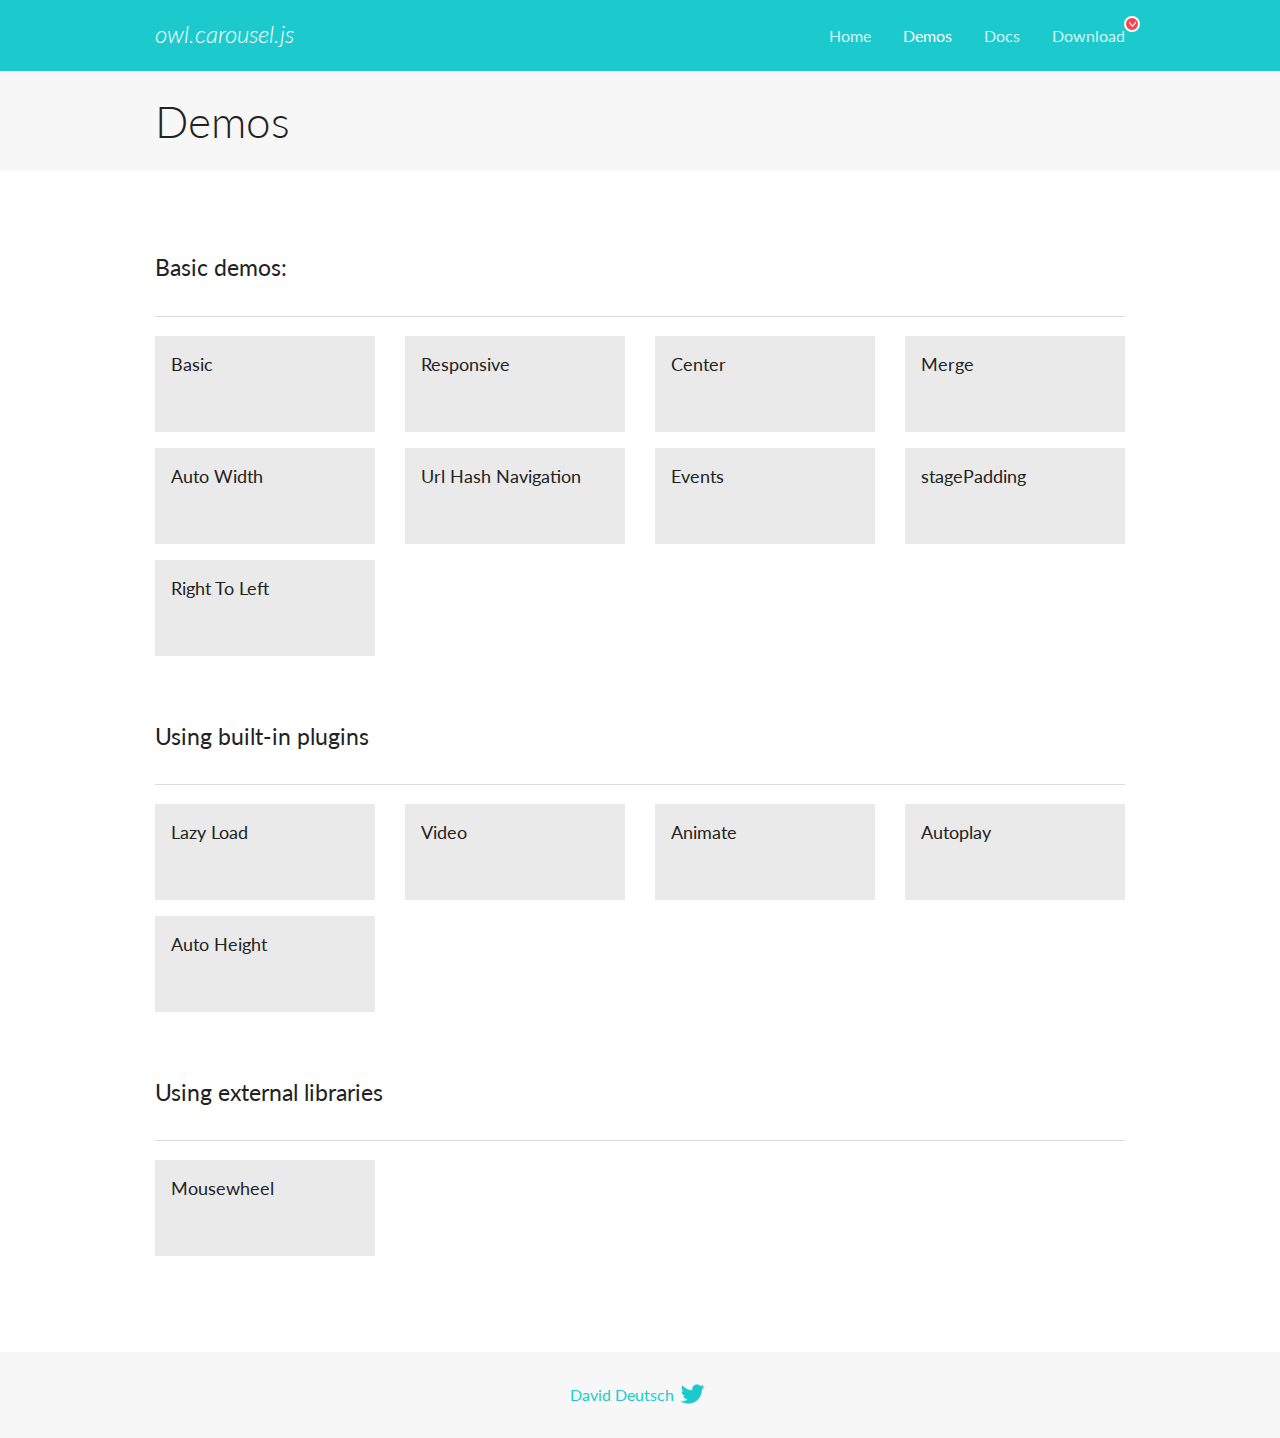
<file: libs/OwlCarousel/docs/demos/demos.html>
<!DOCTYPE html>
<html lang="en">
  <head>

    <!-- head -->
    <meta charset="utf-8">
    <meta name="msapplication-tap-highlight" content="no" />
    <meta name="viewport" content="width=device-width, initial-scale=1.0" />
    <meta name="description" content="A list of Owl Carousel examples.">
    <meta name="author" content="David Deutsch">
    <title>
      Demos | Owl Carousel | 2.2.0
    </title>

    <!-- Stylesheets -->
    <link href='https://fonts.googleapis.com/css?family=Lato:300,400,700,400italic,300italic' rel='stylesheet' type='text/css'>
    <link rel="stylesheet" href="../assets/css/docs.theme.min.css">

    <!-- Owl Stylesheets -->
    <link rel="stylesheet" href="../assets/owlcarousel/assets/owl.carousel.min.css">
    <link rel="stylesheet" href="../assets/owlcarousel/assets/owl.theme.default.min.css">

    <!-- HTML5 shim and Respond.js IE8 support of HTML5 elements and media queries -->

    <!--[if lt IE 9]>
      <script src="https://oss.maxcdn.com/libs/html5shiv/3.7.0/html5shiv.js"></script>
      <script src="https://oss.maxcdn.com/libs/respond.js/1.3.0/respond.min.js"></script>
    <![endif]-->

    <!-- Favicons -->
    <link rel="apple-touch-icon-precomposed" sizes="144x144" href="../assets/ico/apple-touch-icon-144-precomposed.png">
    <link rel="shortcut icon" href="../assets/ico/favicon.png">
    <link rel="shortcut icon" href="favicon.ico">

    <!-- Yeah i know js should not be in header. Its required for demos.-->

    <!-- javascript -->
    <script src="../assets/vendors/jquery.min.js"></script>
    <script src="../assets/owlcarousel/owl.carousel.js"></script>
  </head>
  <body>

    <!-- header -->
    <header class="header">
      <div class="row">
        <div class="large-12 columns">
          <div class="brand left">
            <h3>
              <a href="/OwlCarousel2/">owl.carousel.js</a> 
            </h3>
          </div>
          <a id="toggle-nav" class="right">
            <span></span> <span></span> <span></span> 
          </a> 
          <div class="nav-bar">
            <ul class="clearfix">
              <li> <a href="/OwlCarousel2/index.html">Home</a>  </li>
              <li class="active">
                <a href="/OwlCarousel2/demos/demos.html">Demos</a> 
              </li>
              <li> <a href="/OwlCarousel2/docs/started-welcome.html">Docs</a>  </li>
              <li>
                <a href="/OwlCarousel2/download/owl.carousel.2.2.0.zip">Download</a> 
                <span class="download"></span> 
              </li>
            </ul>
          </div>
        </div>
      </div>
    </header>

    <!-- title -->
    <section class="title">
      <div class="row">
        <div class="large-12 columns">
          <h1>Demos</h1>
        </div>
      </div>
    </section>

    <!--  Demos -->
    <section id="demos">
      <div class="row">
        <div class="large-12 columns">
          <h4 id="basic-demos-">Basic demos:</h4>
          <hr>
          <div class="demo-list">
            <div class="row">
              <div class="small-6 medium-4 large-3 columns">
                <a href="basic.html" class="demo-block">
                  <h5>Basic </h5>
                </a> 
              </div>
              <div class="small-6 medium-4 large-3 columns">
                <a href="responsive.html" class="demo-block">
                  <h5>Responsive </h5>
                </a> 
              </div>
              <div class="small-6 medium-4 large-3 columns">
                <a href="center.html" class="demo-block">
                  <h5>Center </h5>
                </a> 
              </div>
              <div class="small-6 medium-4 large-3 columns">
                <a href="merge.html" class="demo-block">
                  <h5>Merge </h5>
                </a> 
              </div>
              <div class="small-6 medium-4 large-3 columns">
                <a href="autowidth.html" class="demo-block">
                  <h5>Auto Width </h5>
                </a> 
              </div>
              <div class="small-6 medium-4 large-3 columns">
                <a href="urlhashnav.html" class="demo-block">
                  <h5>Url Hash Navigation </h5>
                </a> 
              </div>
              <div class="small-6 medium-4 large-3 columns">
                <a href="events.html" class="demo-block">
                  <h5>Events </h5>
                </a> 
              </div>
              <div class="small-6 medium-4 large-3 columns">
                <a href="stagepadding.html" class="demo-block">
                  <h5>stagePadding </h5>
                </a> 
              </div>
              <div class="small-6 medium-4 large-3 columns">
                <a href="rtl.html" class="demo-block">
                  <h5>Right To Left </h5>
                </a> 
              </div>
            </div>
          </div>
          <h4 id="using-built-in-plugins">Using built-in plugins</h4>
          <hr>
          <div class="demo-list">
            <div class="row">
              <div class="small-6 medium-4 large-3 columns">
                <a href="lazyLoad.html" class="demo-block">
                  <h5>Lazy Load </h5>
                </a> 
              </div>
              <div class="small-6 medium-4 large-3 columns">
                <a href="video.html" class="demo-block">
                  <h5>Video </h5>
                </a> 
              </div>
              <div class="small-6 medium-4 large-3 columns">
                <a href="animate.html" class="demo-block">
                  <h5>Animate </h5>
                </a> 
              </div>
              <div class="small-6 medium-4 large-3 columns">
                <a href="autoplay.html" class="demo-block">
                  <h5>Autoplay </h5>
                </a> 
              </div>
              <div class="small-6 medium-4 large-3 columns">
                <a href="autoheight.html" class="demo-block">
                  <h5>Auto Height </h5>
                </a> 
              </div>
            </div>
          </div>
          <h4 id="using-external-libraries">Using external libraries</h4>
          <hr>
          <div class="demo-list">
            <div class="row">
              <div class="small-6 medium-4 large-3 columns">
                <a href="mousewheel.html" class="demo-block">
                  <h5>Mousewheel </h5>
                </a> 
              </div>
            </div>
          </div>
        </div>
      </div>
    </section>

    <!-- footer -->
    <footer class="footer">
      <div class="row">
        <div class="large-12 columns">
          <h5>
            <a href="/docs/support-contact.html">David Deutsch</a> 
            <a id="custom-tweet-button" href="https://twitter.com/share?url=http://www.owlcarousel.owlgraphic.com&text=Owl Carousel - This is so awesome! " target="_blank"></a> 
          </h5>
        </div>
      </div>
    </footer>

    <!-- vendors -->
    <script src="../assets/vendors/highlight.js"></script>
    <script src="../assets/js/app.js"></script>
  </body>
</html>
</file>
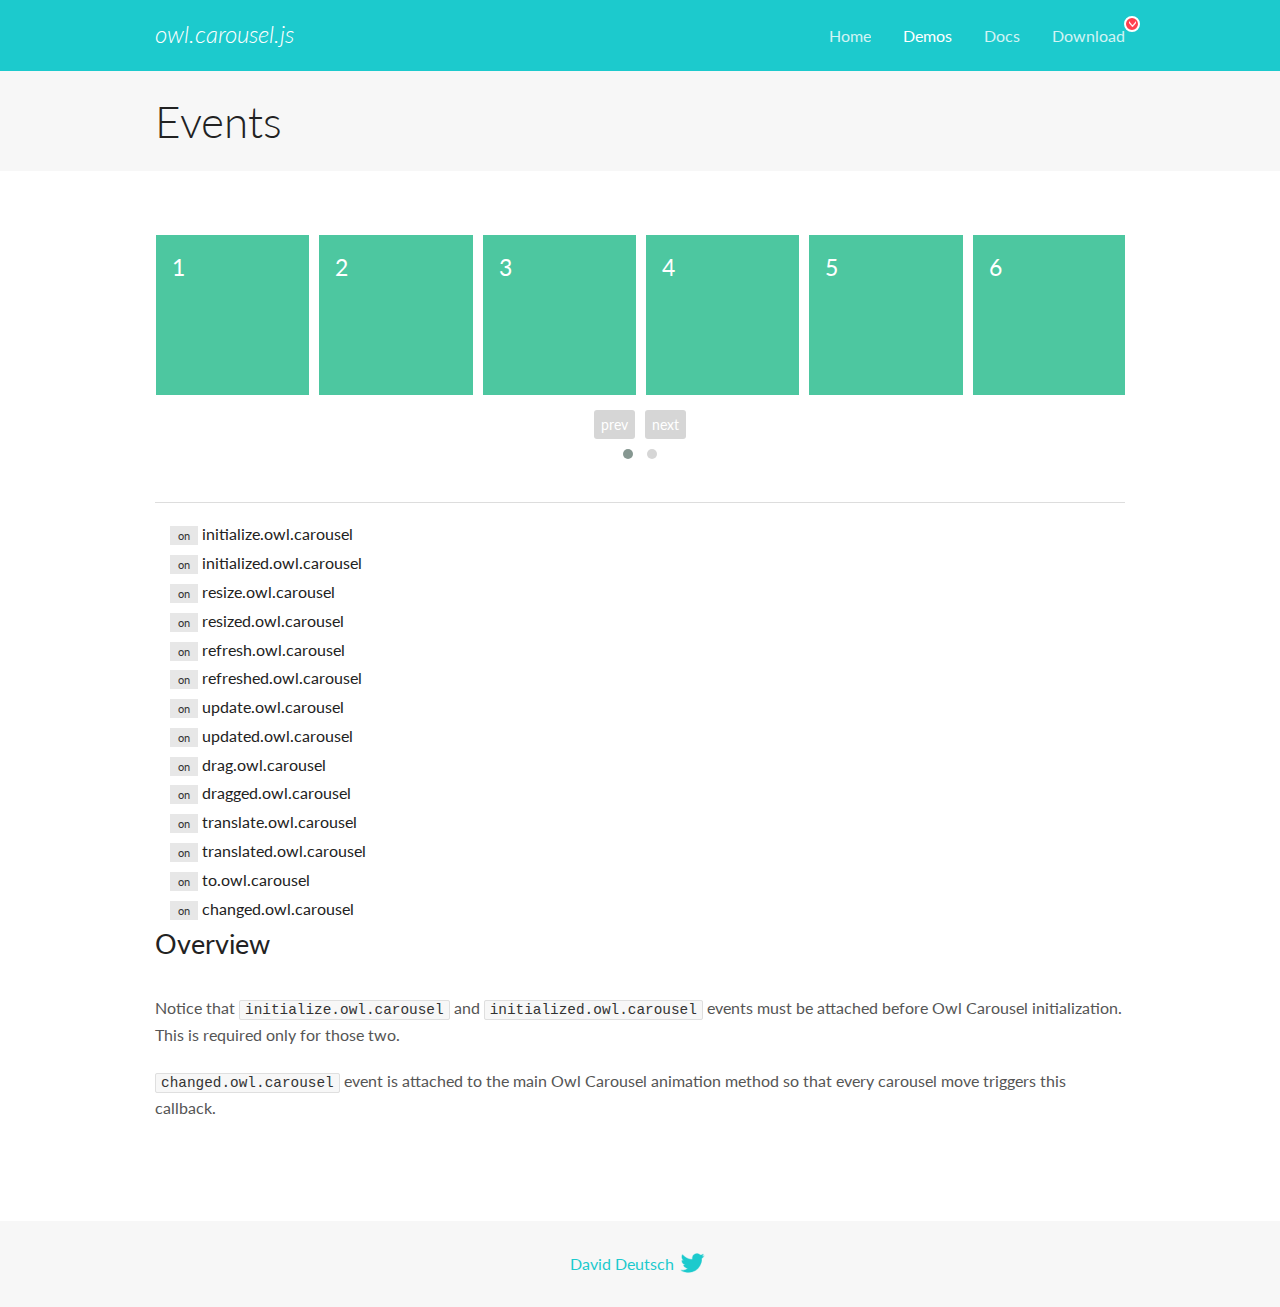
<file: libs/OwlCarousel/docs/demos/events.html>
<!DOCTYPE html>
<html lang="en">
  <head>

    <!-- head -->
    <meta charset="utf-8">
    <meta name="msapplication-tap-highlight" content="no" />
    <meta name="viewport" content="width=device-width, initial-scale=1.0" />
    <meta name="description" content="Events usage demo">
    <meta name="author" content="David Deutsch">
    <title>
      Events Demo | Owl Carousel | 2.2.0
    </title>

    <!-- Stylesheets -->
    <link href='https://fonts.googleapis.com/css?family=Lato:300,400,700,400italic,300italic' rel='stylesheet' type='text/css'>
    <link rel="stylesheet" href="../assets/css/docs.theme.min.css">

    <!-- Owl Stylesheets -->
    <link rel="stylesheet" href="../assets/owlcarousel/assets/owl.carousel.min.css">
    <link rel="stylesheet" href="../assets/owlcarousel/assets/owl.theme.default.min.css">

    <!-- HTML5 shim and Respond.js IE8 support of HTML5 elements and media queries -->

    <!--[if lt IE 9]>
      <script src="https://oss.maxcdn.com/libs/html5shiv/3.7.0/html5shiv.js"></script>
      <script src="https://oss.maxcdn.com/libs/respond.js/1.3.0/respond.min.js"></script>
    <![endif]-->

    <!-- Favicons -->
    <link rel="apple-touch-icon-precomposed" sizes="144x144" href="../assets/ico/apple-touch-icon-144-precomposed.png">
    <link rel="shortcut icon" href="../assets/ico/favicon.png">
    <link rel="shortcut icon" href="favicon.ico">

    <!-- Yeah i know js should not be in header. Its required for demos.-->

    <!-- javascript -->
    <script src="../assets/vendors/jquery.min.js"></script>
    <script src="../assets/owlcarousel/owl.carousel.js"></script>
  </head>
  <body>

    <!-- header -->
    <header class="header">
      <div class="row">
        <div class="large-12 columns">
          <div class="brand left">
            <h3>
              <a href="/OwlCarousel2/">owl.carousel.js</a> 
            </h3>
          </div>
          <a id="toggle-nav" class="right">
            <span></span> <span></span> <span></span> 
          </a> 
          <div class="nav-bar">
            <ul class="clearfix">
              <li> <a href="/OwlCarousel2/index.html">Home</a>  </li>
              <li class="active">
                <a href="/OwlCarousel2/demos/demos.html">Demos</a> 
              </li>
              <li> <a href="/OwlCarousel2/docs/started-welcome.html">Docs</a>  </li>
              <li>
                <a href="/OwlCarousel2/download/owl.carousel.2.2.0.zip">Download</a> 
                <span class="download"></span> 
              </li>
            </ul>
          </div>
        </div>
      </div>
    </header>

    <!-- title -->
    <section class="title">
      <div class="row">
        <div class="large-12 columns">
          <h1>Events</h1>
        </div>
      </div>
    </section>

    <!--  Demos -->
    <section id="demos">
      <div class="row">
        <div class="large-12 columns">
          <div class="owl-carousel owl-theme">
            <div class="item">
              <h4>1</h4>
            </div>
            <div class="item">
              <h4>2</h4>
            </div>
            <div class="item">
              <h4>3</h4>
            </div>
            <div class="item">
              <h4>4</h4>
            </div>
            <div class="item">
              <h4>5</h4>
            </div>
            <div class="item">
              <h4>6</h4>
            </div>
            <div class="item">
              <h4>7</h4>
            </div>
            <div class="item">
              <h4>8</h4>
            </div>
            <div class="item">
              <h4>9</h4>
            </div>
            <div class="item">
              <h4>10</h4>
            </div>
            <div class="item">
              <h4>11</h4>
            </div>
            <div class="item">
              <h4>12</h4>
            </div>
          </div>
          <hr>
          <div class="large-12 columns callbacks">
            <div><span class="label secondary initialize">on</span>  initialize.owl.carousel </div>
            <div><span class="label secondary initialized">on</span>  initialized.owl.carousel </div>
            <div><span class="label secondary resize">on</span>  resize.owl.carousel </div>
            <div><span class="label secondary resized">on</span>  resized.owl.carousel </div>
            <div><span class="label secondary refresh">on</span>  refresh.owl.carousel </div>
            <div><span class="label secondary refreshed">on</span>  refreshed.owl.carousel </div>
            <div><span class="label secondary update">on</span>  update.owl.carousel </div>
            <div><span class="label secondary updated">on</span>  updated.owl.carousel </div>
            <div><span class="label secondary drag">on</span>  drag.owl.carousel </div>
            <div><span class="label secondary dragged">on</span>  dragged.owl.carousel </div>
            <div><span class="label secondary translate">on</span>  translate.owl.carousel </div>
            <div><span class="label secondary translated">on</span>  translated.owl.carousel </div>
            <div><span class="label secondary to">on</span>  to.owl.carousel </div>
            <div><span class="label secondary changed">on</span>  changed.owl.carousel </div>
          </div>
          <h3 id="overview">Overview</h3>
          <p>Notice that <code>initialize.owl.carousel</code> and <code>initialized.owl.carousel</code> events must be attached before Owl Carousel initialization. This is required only for those two.</p>
          <p><code>changed.owl.carousel</code> event is attached to the main Owl Carousel animation method so that every carousel move triggers this callback.</p>
          <script>
            jQuery(document).ready(function($) {
              var owl = $('.owl-carousel');
              owl.on('initialize.owl.carousel initialized.owl.carousel ' +
                'initialize.owl.carousel initialize.owl.carousel ' +
                'resize.owl.carousel resized.owl.carousel ' +
                'refresh.owl.carousel refreshed.owl.carousel ' +
                'update.owl.carousel updated.owl.carousel ' +
                'drag.owl.carousel dragged.owl.carousel ' +
                'translate.owl.carousel translated.owl.carousel ' +
                'to.owl.carousel changed.owl.carousel',
                function(e) {
                  $('.' + e.type)
                    .removeClass('secondary')
                    .addClass('success');
                  window.setTimeout(function() {
                    $('.' + e.type)
                      .removeClass('success')
                      .addClass('secondary');
                  }, 500);
                });
              owl.owlCarousel({
                loop: true,
                nav: true,
                lazyLoad: true,
                margin: 10,
                video: true,
                responsive: {
                  0: {
                    items: 1
                  },
                  600: {
                    items: 3
                  },
                  960: {
                    items: 5,
                  },
                  1200: {
                    items: 6
                  }
                }
              });
            });
          </script>
        </div>
      </div>
    </section>

    <!-- footer -->
    <footer class="footer">
      <div class="row">
        <div class="large-12 columns">
          <h5>
            <a href="/docs/support-contact.html">David Deutsch</a> 
            <a id="custom-tweet-button" href="https://twitter.com/share?url=http://www.owlcarousel.owlgraphic.com&text=Owl Carousel - This is so awesome! " target="_blank"></a> 
          </h5>
        </div>
      </div>
    </footer>

    <!-- vendors -->
    <script src="../assets/vendors/highlight.js"></script>
    <script src="../assets/js/app.js"></script>
  </body>
</html>
</file>
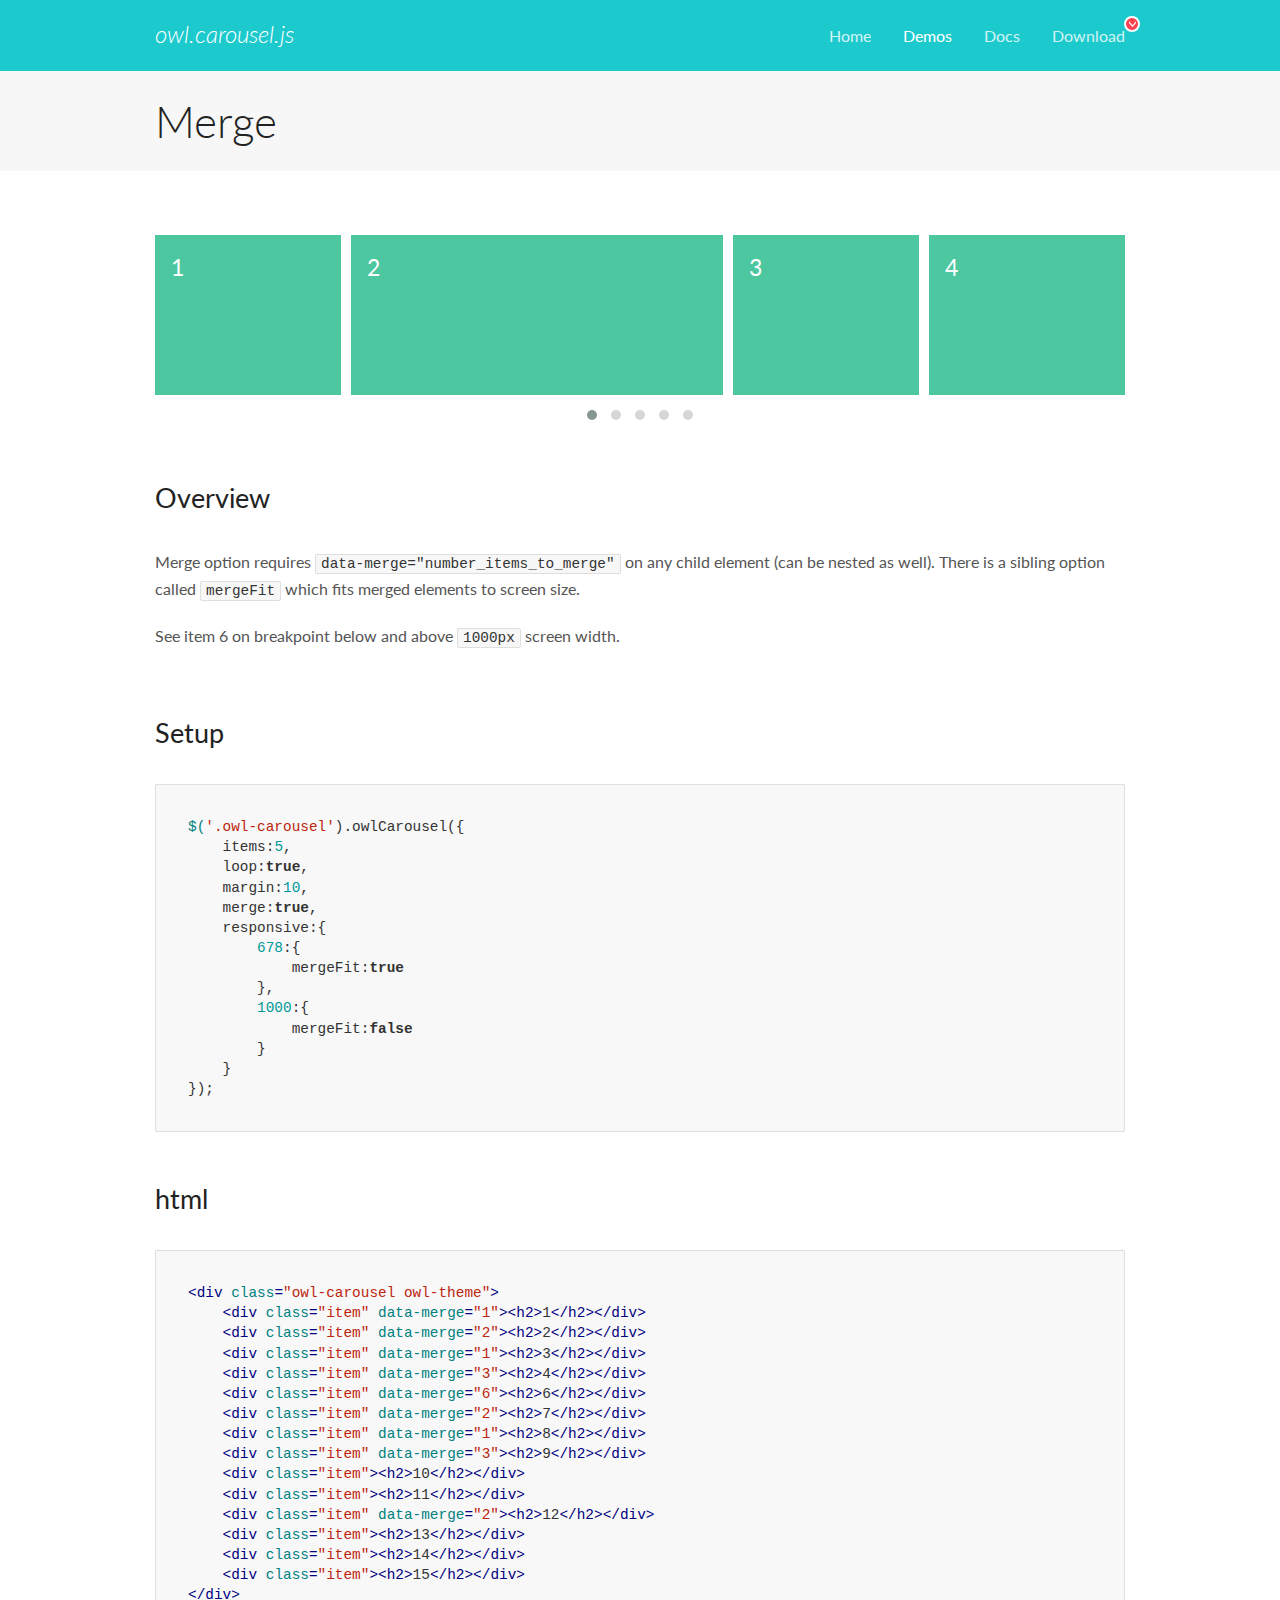
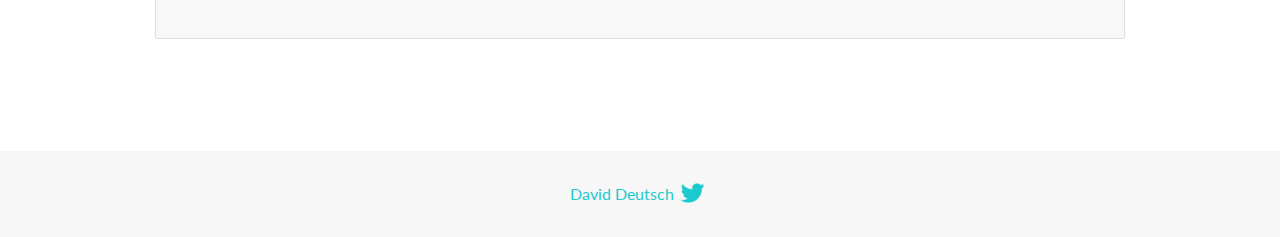
<file: libs/OwlCarousel/docs/demos/merge.html>
<!DOCTYPE html>
<html lang="en">
  <head>

    <!-- head -->
    <meta charset="utf-8">
    <meta name="msapplication-tap-highlight" content="no" />
    <meta name="viewport" content="width=device-width, initial-scale=1.0" />
    <meta name="description" content="Merge Items">
    <meta name="author" content="David Deutsch">
    <title>
      Merge Demo | Owl Carousel | 2.2.0
    </title>

    <!-- Stylesheets -->
    <link href='https://fonts.googleapis.com/css?family=Lato:300,400,700,400italic,300italic' rel='stylesheet' type='text/css'>
    <link rel="stylesheet" href="../assets/css/docs.theme.min.css">

    <!-- Owl Stylesheets -->
    <link rel="stylesheet" href="../assets/owlcarousel/assets/owl.carousel.min.css">
    <link rel="stylesheet" href="../assets/owlcarousel/assets/owl.theme.default.min.css">

    <!-- HTML5 shim and Respond.js IE8 support of HTML5 elements and media queries -->

    <!--[if lt IE 9]>
      <script src="https://oss.maxcdn.com/libs/html5shiv/3.7.0/html5shiv.js"></script>
      <script src="https://oss.maxcdn.com/libs/respond.js/1.3.0/respond.min.js"></script>
    <![endif]-->

    <!-- Favicons -->
    <link rel="apple-touch-icon-precomposed" sizes="144x144" href="../assets/ico/apple-touch-icon-144-precomposed.png">
    <link rel="shortcut icon" href="../assets/ico/favicon.png">
    <link rel="shortcut icon" href="favicon.ico">

    <!-- Yeah i know js should not be in header. Its required for demos.-->

    <!-- javascript -->
    <script src="../assets/vendors/jquery.min.js"></script>
    <script src="../assets/owlcarousel/owl.carousel.js"></script>
  </head>
  <body>

    <!-- header -->
    <header class="header">
      <div class="row">
        <div class="large-12 columns">
          <div class="brand left">
            <h3>
              <a href="/OwlCarousel2/">owl.carousel.js</a> 
            </h3>
          </div>
          <a id="toggle-nav" class="right">
            <span></span> <span></span> <span></span> 
          </a> 
          <div class="nav-bar">
            <ul class="clearfix">
              <li> <a href="/OwlCarousel2/index.html">Home</a>  </li>
              <li class="active">
                <a href="/OwlCarousel2/demos/demos.html">Demos</a> 
              </li>
              <li> <a href="/OwlCarousel2/docs/started-welcome.html">Docs</a>  </li>
              <li>
                <a href="/OwlCarousel2/download/owl.carousel.2.2.0.zip">Download</a> 
                <span class="download"></span> 
              </li>
            </ul>
          </div>
        </div>
      </div>
    </header>

    <!-- title -->
    <section class="title">
      <div class="row">
        <div class="large-12 columns">
          <h1>Merge</h1>
        </div>
      </div>
    </section>

    <!--  Demos -->
    <section id="demos">
      <div class="row">
        <div class="large-12 columns">
          <div class="owl-carousel owl-theme">
            <div class="item" data-merge="1">
              <h4>1</h4>
            </div>
            <div class="item" data-merge="2">
              <h4>2</h4>
            </div>
            <div class="item" data-merge="1">
              <h4>3</h4>
            </div>
            <div class="item" data-merge="3">
              <h4>4</h4>
            </div>
            <div class="item" data-merge="6">
              <h4>6</h4>
            </div>
            <div class="item" data-merge="2">
              <h4>7</h4>
            </div>
            <div class="item" data-merge="1">
              <h4>8</h4>
            </div>
            <div class="item" data-merge="3">
              <h4>9</h4>
            </div>
            <div class="item">
              <h4>10</h4>
            </div>
            <div class="item">
              <h4>11</h4>
            </div>
            <div class="item" data-merge="2">
              <h4>12</h4>
            </div>
            <div class="item">
              <h4>13</h4>
            </div>
            <div class="item">
              <h4>14</h4>
            </div>
            <div class="item">
              <h4>15</h4>
            </div>
          </div>
          <h3 id="overview">Overview</h3>
          <p>Merge option requires <code>data-merge=&quot;number_items_to_merge&quot;</code> on any child element (can be nested as well). There is a sibling option called <code>mergeFit</code> which fits merged elements to screen size. </p>
          <p>See item 6 on breakpoint below and above <code>1000px</code> screen width.</p>
          <h3 id="setup">Setup</h3>
          <pre><code>$(&#39;.owl-carousel&#39;).owlCarousel({
    items:5,
    loop:true,
    margin:10,
    merge:true,
    responsive:{
        678:{
            mergeFit:true
        },
        1000:{
            mergeFit:false
        }
    }
});</code></pre>
          <h3 id="html">html</h3>
          <pre><code>&lt;div class=&quot;owl-carousel owl-theme&quot;&gt;
    &lt;div class=&quot;item&quot; data-merge=&quot;1&quot;&gt;&lt;h2&gt;1&lt;/h2&gt;&lt;/div&gt;
    &lt;div class=&quot;item&quot; data-merge=&quot;2&quot;&gt;&lt;h2&gt;2&lt;/h2&gt;&lt;/div&gt;
    &lt;div class=&quot;item&quot; data-merge=&quot;1&quot;&gt;&lt;h2&gt;3&lt;/h2&gt;&lt;/div&gt;
    &lt;div class=&quot;item&quot; data-merge=&quot;3&quot;&gt;&lt;h2&gt;4&lt;/h2&gt;&lt;/div&gt;
    &lt;div class=&quot;item&quot; data-merge=&quot;6&quot;&gt;&lt;h2&gt;6&lt;/h2&gt;&lt;/div&gt;
    &lt;div class=&quot;item&quot; data-merge=&quot;2&quot;&gt;&lt;h2&gt;7&lt;/h2&gt;&lt;/div&gt;
    &lt;div class=&quot;item&quot; data-merge=&quot;1&quot;&gt;&lt;h2&gt;8&lt;/h2&gt;&lt;/div&gt;
    &lt;div class=&quot;item&quot; data-merge=&quot;3&quot;&gt;&lt;h2&gt;9&lt;/h2&gt;&lt;/div&gt;
    &lt;div class=&quot;item&quot;&gt;&lt;h2&gt;10&lt;/h2&gt;&lt;/div&gt;
    &lt;div class=&quot;item&quot;&gt;&lt;h2&gt;11&lt;/h2&gt;&lt;/div&gt;
    &lt;div class=&quot;item&quot; data-merge=&quot;2&quot;&gt;&lt;h2&gt;12&lt;/h2&gt;&lt;/div&gt;
    &lt;div class=&quot;item&quot;&gt;&lt;h2&gt;13&lt;/h2&gt;&lt;/div&gt;
    &lt;div class=&quot;item&quot;&gt;&lt;h2&gt;14&lt;/h2&gt;&lt;/div&gt;
    &lt;div class=&quot;item&quot;&gt;&lt;h2&gt;15&lt;/h2&gt;&lt;/div&gt;
&lt;/div&gt;</code></pre>
          <script>
            $(document).ready(function() {
              $('.owl-carousel').owlCarousel({
                items: 5,
                loop: true,
                margin: 10,
                merge: true,
                responsive: {
                  678: {
                    mergeFit: true
                  },
                  1000: {
                    mergeFit: false
                  }
                }
              });
            })
          </script>
        </div>
      </div>
    </section>

    <!-- footer -->
    <footer class="footer">
      <div class="row">
        <div class="large-12 columns">
          <h5>
            <a href="/docs/support-contact.html">David Deutsch</a> 
            <a id="custom-tweet-button" href="https://twitter.com/share?url=http://www.owlcarousel.owlgraphic.com&text=Owl Carousel - This is so awesome! " target="_blank"></a> 
          </h5>
        </div>
      </div>
    </footer>

    <!-- vendors -->
    <script src="../assets/vendors/highlight.js"></script>
    <script src="../assets/js/app.js"></script>
  </body>
</html>
</file>
